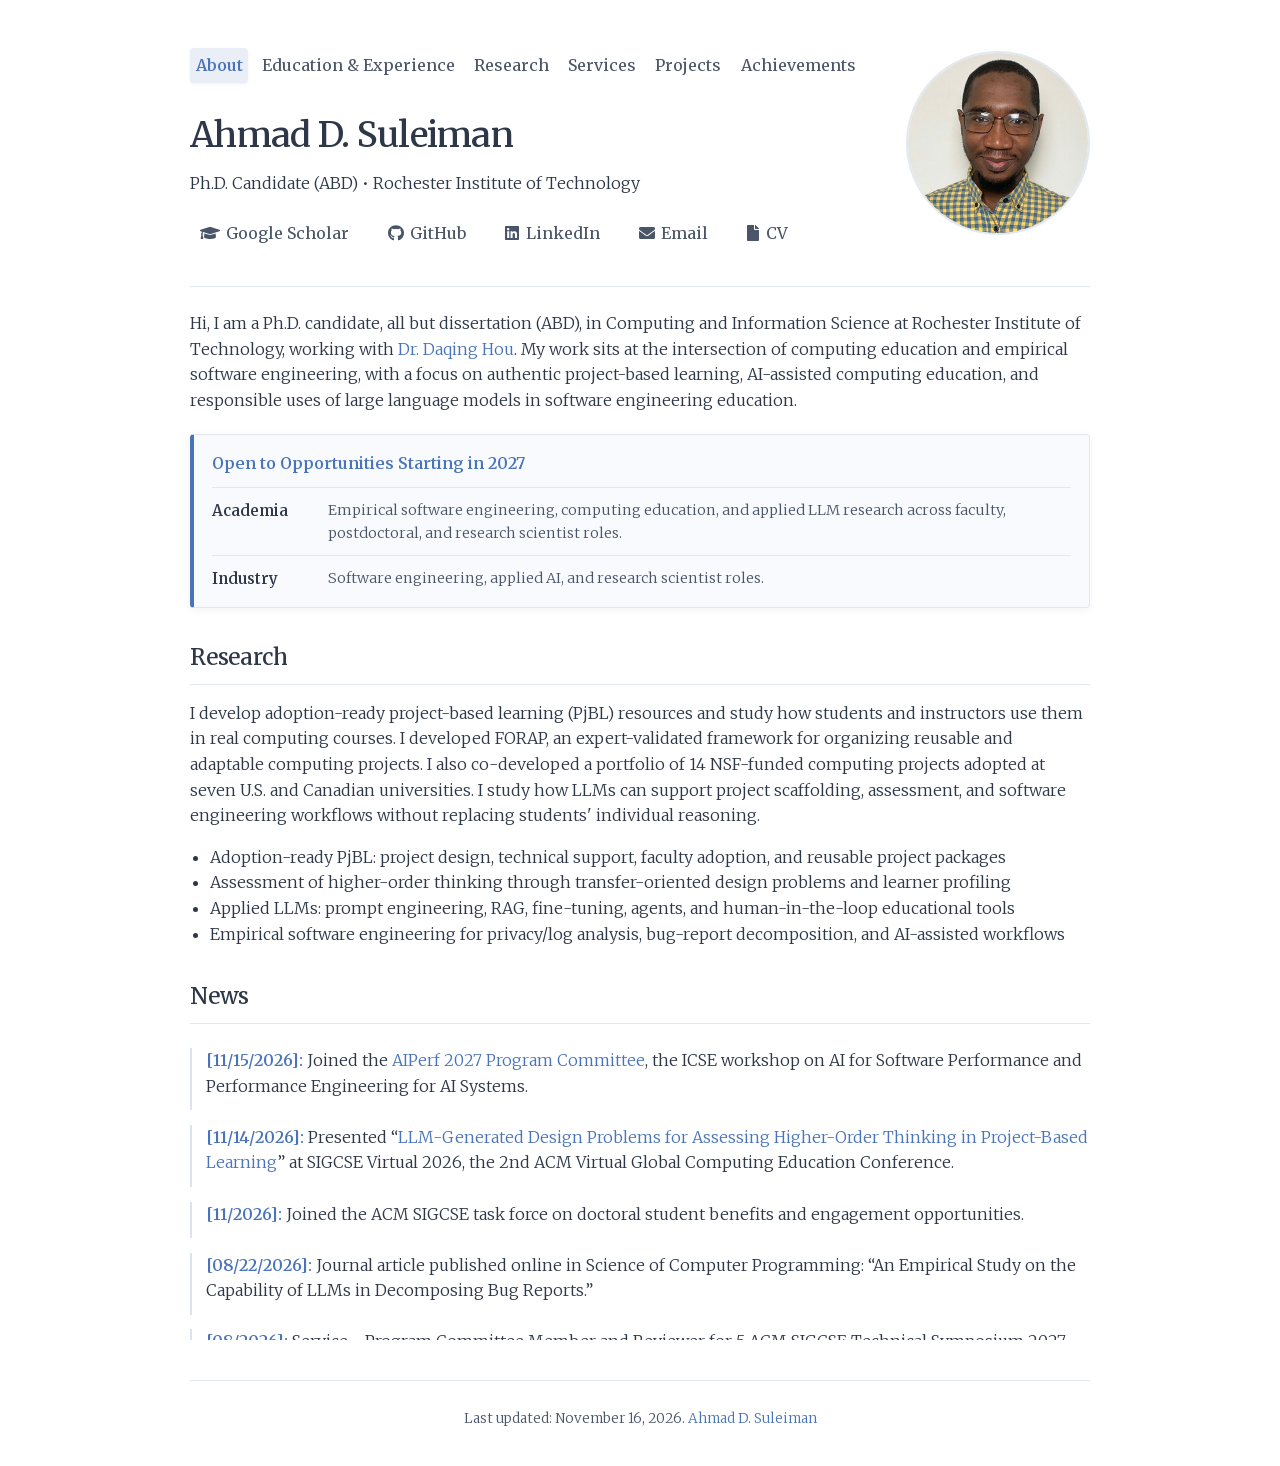
<file: index.html>
<!DOCTYPE html>
<html lang="en">

<head>
    <meta charset="UTF-8">
    <meta name="viewport" content="width=device-width, initial-scale=1.0">
    <title>Ahmad D. Suleiman | Computing Education &amp; Software Engineering Researcher</title>
    <meta name="description"
        content="Ahmad D. Suleiman is a Ph.D. candidate (ABD) at RIT researching computing education, empirical software engineering, project-based learning, and applied LLMs.">
    <meta name="keywords"
        content="Ahmad D. Suleiman, computing education researcher, empirical software engineering, project-based learning, applied LLMs, AI-assisted education, Rochester Institute of Technology, RIT">
    <meta name="author" content="Ahmad D. Suleiman">
    <meta name="robots" content="index, follow">
    <link rel="canonical" href="https://ahmadfantastic.github.io/">
    <link rel="icon" href="images/favicon-32.png" type="image/png" sizes="32x32">
    <link rel="apple-touch-icon" href="images/apple-touch-icon.png" sizes="180x180">
    <meta name="theme-color" content="#4a74b9">
    <link rel="manifest" href="site.webmanifest">
    <meta name="msapplication-navbutton-color" content="#4a74b9">
    <meta name="mobile-web-app-capable" content="yes">
    <meta name="apple-mobile-web-app-capable" content="yes">
    <meta name="apple-mobile-web-app-status-bar-style" content="default">
    <meta property="og:type" content="website">
    <meta property="og:site_name" content="Ahmad D. Suleiman">
    <meta property="og:title" content="Ahmad D. Suleiman | Computing Education &amp; Software Engineering Researcher">
    <meta property="og:description"
        content="Ph.D. candidate (ABD) at RIT researching computing education, empirical software engineering, project-based learning, and responsible applications of LLMs.">
    <meta property="og:url" content="https://ahmadfantastic.github.io/">
    <meta property="og:image" content="https://ahmadfantastic.github.io/images/og-card.png">
    <meta property="og:image:type" content="image/png">
    <meta property="og:image:width" content="1200">
    <meta property="og:image:height" content="630">
    <meta property="og:image:alt"
        content="Ahmad D. Suleiman, computing education and empirical software engineering researcher">
    <meta name="twitter:card" content="summary_large_image">
    <meta name="twitter:creator" content="@ahmadfantastic8">
    <meta name="twitter:title" content="Ahmad D. Suleiman | Computing Education &amp; Software Engineering Researcher">
    <meta name="twitter:description"
        content="Ph.D. candidate (ABD) at RIT researching computing education, empirical software engineering, project-based learning, and responsible applications of LLMs.">
    <meta name="twitter:image" content="https://ahmadfantastic.github.io/images/og-card.png">
    <meta name="twitter:image:alt"
        content="Ahmad D. Suleiman, computing education and empirical software engineering researcher">
    <script type="application/ld+json">
    {
        "@context": "https://schema.org",
        "@graph": [
            {
                "@type": "WebSite",
                "@id": "https://ahmadfantastic.github.io/#website",
                "url": "https://ahmadfantastic.github.io/",
                "name": "Ahmad D. Suleiman",
                "alternateName": [
                    "Ahmad Suleiman",
                    "Ahmad D Suleiman",
                    "AhmadFantastic"
                ]
            },
            {
                "@type": "ProfilePage",
                "@id": "https://ahmadfantastic.github.io/#profile",
                "url": "https://ahmadfantastic.github.io/",
                "mainEntity": {
                    "@type": "Person",
                    "@id": "https://ahmadfantastic.github.io/#person",
                    "name": "Ahmad D. Suleiman",
                    "alternateName": [
                        "Ahmad Suleiman",
                        "Ahmad D Suleiman",
                        "AhmadFantastic"
                    ],
                    "url": "https://ahmadfantastic.github.io/",
                    "image": "https://ahmadfantastic.github.io/images/profile.jpg",
                    "jobTitle": "Ph.D. Candidate (ABD) in Computing and Information Science",
                    "sameAs": [
                        "https://github.com/ahmadfantastic",
                        "https://www.linkedin.com/in/ahmad-d-suleiman/",
                        "https://scholar.google.com/citations?user=X2DXbvgAAAAJ"
                    ]
                }
            }
        ]
    }
    </script>
    <link rel="preload" href="assets/fonts/merriweather-latin.woff2" as="font" type="font/woff2" crossorigin>
    <link rel="stylesheet" href="styles.css?v=20260825-1">
</head>

<body id="top">
    <header>
        <div class="header-content">
            <!-- Mobile nav toggle -->
            <button class="nav-toggle" aria-controls="main-nav" aria-expanded="false" aria-label="Toggle navigation">
                <span class="hamburger" aria-hidden="true"></span>
            </button>

            <!-- Main navigation -->
            <nav id="main-nav" aria-label="Main navigation">
                <ul>
                    <li><a href="index.html">About</a></li>
                    <li><a href="education-experience.html">Education &amp; Experience</a></li>
                    <li><a href="research.html">Research</a></li>
                    <li><a href="services.html">Services</a></li>
                    <li><a href="projects.html">Projects</a></li>
                    <li><a href="achievements.html">Achievements</a></li>
                </ul>
            </nav>
            <h1>Ahmad D. Suleiman</h1>
            <p>Ph.D. Candidate (ABD) • Rochester Institute of Technology</p>
            <div class="social-links-header">
                <a href="https://scholar.google.com/citations?user=X2DXbvgAAAAJ&amp;hl=en" target="_blank"
                    rel="noopener noreferrer"><span class="social-icon icon-graduation-cap" aria-hidden="true"></span>Google Scholar</a>
                <a href="https://github.com/ahmadfantastic" target="_blank" rel="noopener noreferrer"><span
                        class="social-icon icon-github" aria-hidden="true"></span>GitHub</a>
                <a href="https://www.linkedin.com/in/ahmad-d-suleiman/" target="_blank" rel="noopener noreferrer"><span
                        class="social-icon icon-linkedin" aria-hidden="true"></span>LinkedIn</a>
                <a href="mailto:as4300@rit.edu"><span class="social-icon icon-envelope" aria-hidden="true"></span>Email</a>
                <a href="Ahmad_D_Suleiman_Academic_CV.pdf" download="Ahmad_D_Suleiman_Academic_CV.pdf"><span class="social-icon icon-file" aria-hidden="true"></span>CV</a>
            </div>
        </div>
        <div class="header-image">
            <picture>
                <source type="image/avif" srcset="images/profile-360.avif 360w, images/profile-480.avif 480w" sizes="180px">
                <source type="image/webp" srcset="images/profile-360.webp 360w, images/profile-480.webp 480w" sizes="180px">
                <img src="images/profile.jpg" alt="Ahmad D. Suleiman" width="180" height="180"
                    decoding="async" fetchpriority="high">
            </picture>
        </div>
    </header>

    <main>
        <section id="about">
            <p>Hi, I am a Ph.D. candidate, all but dissertation (ABD), in Computing and Information Science at Rochester Institute of Technology,
                working with <a href="https://www.rit.edu/directory/dqvse-daqing-hou" target="_blank"
                    rel="noopener noreferrer">Dr. Daqing Hou</a>. My work sits at the intersection of computing
                education and empirical software engineering, with a focus on authentic project-based learning,
                AI-assisted computing education, and responsible uses of large language models in software engineering
                education.</p>

            <aside class="availability-note" aria-labelledby="availability-title">
                <h2 id="availability-title" class="availability-title">Open to Opportunities Starting in 2027</h2>
                <div class="availability-options">
                    <div class="availability-option">
                        <h3>Academia</h3>
                        <p>Empirical software engineering, computing education, and applied LLM research across
                            faculty, postdoctoral, and research scientist roles.</p>
                    </div>
                    <div class="availability-option">
                        <h3>Industry</h3>
                        <p>Software engineering, applied AI, and research scientist roles.</p>
                    </div>
                </div>
            </aside>
        </section>

        <section id="research">
            <h2>Research</h2>
            <p>I develop adoption-ready project-based learning (PjBL) resources and study how students and instructors
                use them in real computing courses. I developed FORAP, an expert-validated framework for
                organizing reusable and adaptable computing projects. I also co-developed a portfolio of 14 NSF-funded
                computing projects adopted at seven U.S. and Canadian universities. I study how LLMs can support project scaffolding,
                assessment, and software engineering workflows without replacing students' individual reasoning.</p>
            <ul>
                <li>Adoption-ready PjBL: project design, technical support, faculty adoption, and reusable project packages</li>
                <li>Assessment of higher-order thinking through transfer-oriented design problems and learner profiling</li>
                <li>Applied LLMs: prompt engineering, RAG, fine-tuning, agents, and human-in-the-loop educational tools</li>
                <li>Empirical software engineering for privacy/log analysis, bug-report decomposition, and AI-assisted workflows</li>
            </ul>
        </section>

        <section id="news">
            <h2>News</h2>
            <div class="news-container">
                <ul class="news-list">
                    <li><strong>[11/15/2026]:</strong> Joined the <a href="https://conf.researchr.org/committee/aiperf-2027/aiperf-2027-papers-program-committee" target="_blank" rel="noopener noreferrer">AIPerf 2027 Program Committee</a>, the ICSE workshop on AI for Software Performance and Performance Engineering for AI Systems.</li>
                    <li><strong>[11/14/2026]:</strong> Presented “<a href="https://sigcsevirtual2026.acm.org/details/sigcse-virtual-2026-papers/15/LLM-Generated-Design-Problems-for-Assessing-Higher-Order-Thinking-in-Project-Based-Le" target="_blank" rel="noopener noreferrer">LLM-Generated Design Problems for Assessing Higher-Order Thinking in Project-Based Learning</a>” at SIGCSE Virtual 2026, the 2nd ACM Virtual Global Computing Education Conference.</li>
                    <li><strong>[11/2026]:</strong> Joined the ACM SIGCSE task force on doctoral student benefits and engagement opportunities.</li>
                    <li><strong>[08/22/2026]:</strong> Journal article published online in Science of Computer Programming: “An Empirical Study on the Capability of LLMs in Decomposing Bug Reports.”</li>
                    <li><strong>[08/2026]:</strong> Service - Program Committee Member and Reviewer for 5 ACM SIGCSE Technical Symposium 2027 papers.</li>
                    <li><strong>[07/10/2026]:</strong> Paper accepted - IEEE FIE 2026: “Adoption-Ready Project-Based Learning for Computing Education: The FORAP Framework and a Multi-Scale Project Portfolio.”</li>
                    <li><strong>[06/23/2026]:</strong> Paper accepted - ACM SIGCSE-V Global Computing Education Conference 2026: “LLM-Generated Design Problems for Assessing Higher-Order Thinking in Project-Based Learning.”</li>
                    <li><strong>[05/2026]:</strong> Service - Program Committee Member and Reviewer for 3 ACM SIGCSE-V Global Computing Education Conference 2026 papers.</li>
                    <li><strong>[04/2026]:</strong> Paper accepted - EASE 2026: “Do Privacy Policies Match with the Logs? An Empirical Study of Privacy Disclosure in Android Application Logs.”</li>
                    <li><strong>[04/2026]:</strong> Service - Peer Reviewer for 3 IEEE FIE 2026 papers.</li>
                    <li><strong>[09/2025]:</strong> Poster presentation - RIT Fram Signature Exhibition: Transforming the University Experience with AI.</li>
                    <li><strong>[08/2025]:</strong> Program Committee Member and Reviewer - reviewed 3 ACM SIGCSE Technical Symposium 2026 papers.</li>
                    <li><strong>[04/2025]:</strong> Journal article accepted - ACM TOCE 2025: “Systematic Literature Review on Project-Based
                        Learning in Computing Education.”</li>
                    <li><strong>[03/2025]:</strong> Published preprint - “An Empirical Study on the Capability of LLMs in Decomposing Bug
                        Reports” (arXiv).</li>
                    <li><strong>[03/2025]:</strong> Paper accepted - IEEE FIE 2025: “Factors Impacting Faculty Adoption of Project-Based
                        Learning in Computing Education: a Survey.”</li>
                    <li><strong>[02/2025]:</strong> Service - Peer Reviewer for 7 IEEE FIE 2025 papers.</li>
                    <li><strong>[11/2024]:</strong> Presented two papers at IEEE FIE 2023.</li>     
                    <li><strong>[08/2024]:</strong> Transferred to RIT to continue Ph.D.</li>
                    <li><strong>[05/2024]:</strong> Graduated M.S. in ECE (Software Engineering), Clarkson University (CGPA 4.0/4.0).</li>
                    <li><strong>[04/2024]:</strong> Two papers accepted at IEEE FIE 2024 </li>
                    <li><strong>[02/2024]:</strong> Service - Peer Reviewer for 3 IEEE FIE 2024 papers.</li> 
                    <li><strong>[10/2023]:</strong> Presented two papers at IEEE FIE 2023.</li>  
                    <li><strong>[08/2023]:</strong> Best Presentation Award - Clarkson University Research and Project Showcase (RAPS). </li>
                    <li><strong>[08/2023]:</strong> Poster and Paper Presentation - Clarkson University Research and Project Showcase (RAPS). </li>
                    <li><strong>[03/2023]:</strong> Two papers accepted at IEEE FIE 2023 </li>
                    <li><strong>[01/2022]:</strong> Awarded Graduate Research Assistantship (GRA, 2022–2026).</li>
                    <li><strong>[01/2022]:</strong> Began M.S. &amp; Ph.D. in ECE (Software Engineering) at Clarkson University.</li>
                    <li><strong>[12/2021]:</strong> Completed role - Software Engineer, Legalfit LLC.</li>
                    <li><strong>[04/2021]:</strong> Joined Legalfit LLC as Software Engineer (Remote).</li>
                    <li><strong>[10/2020]:</strong> Michael Taiwo Scholarship (MT Scholarship) awarded.</li>
                    <li><strong>[06/2020]:</strong> Joined TTF Ltd. as Software Engineer;</li>
                    <li><strong>[11/2019]:</strong> Graduated B.Tech. (First Class Honors) - FUT Minna.</li>
                    <li><strong>[07/2018]:</strong> Began Internship - DiceBox Innovation Hub, Kano, Nigeria.</li>
                    <li><strong>[04/2018]:</strong> Began IT Internship - IHS Towers, Kano State, Nigeria.</li>
                    <li><strong>[10/2014]:</strong> Began B.Tech. at FUT Minna; awarded Shell SPDC Scholarship (2014–2019).</li>
                    <li><strong>[01/2014]:</strong> LearnAfrica NECO Excellence Award - Ranked 2nd in Jigawa State on NECO. </li>
                    <li><strong>[01/2008]:</strong> National Mathematics Competition - Selected as a National Level Finalist (Nigeria).</li>
                </ul>
            </div>
        </section>

    </main>

    <footer>
        <p>Last updated: November 16, 2026. <a href="https://ahmadfantastic.github.io">Ahmad D. Suleiman</a></p>
    </footer>

    <div id="imageModal" class="modal">
        <button class="modal-close" type="button" onclick="closeModal()" aria-label="Close image preview">&times;</button>
        <img class="modal-content" id="modalImage" alt="">
    </div>
    <script src="scripts.js" defer></script>
    <script data-goatcounter="https://ahmadfantastic.goatcounter.com/count"
        async src="//gc.zgo.at/count.js"></script>
</body>

</html>
</file>
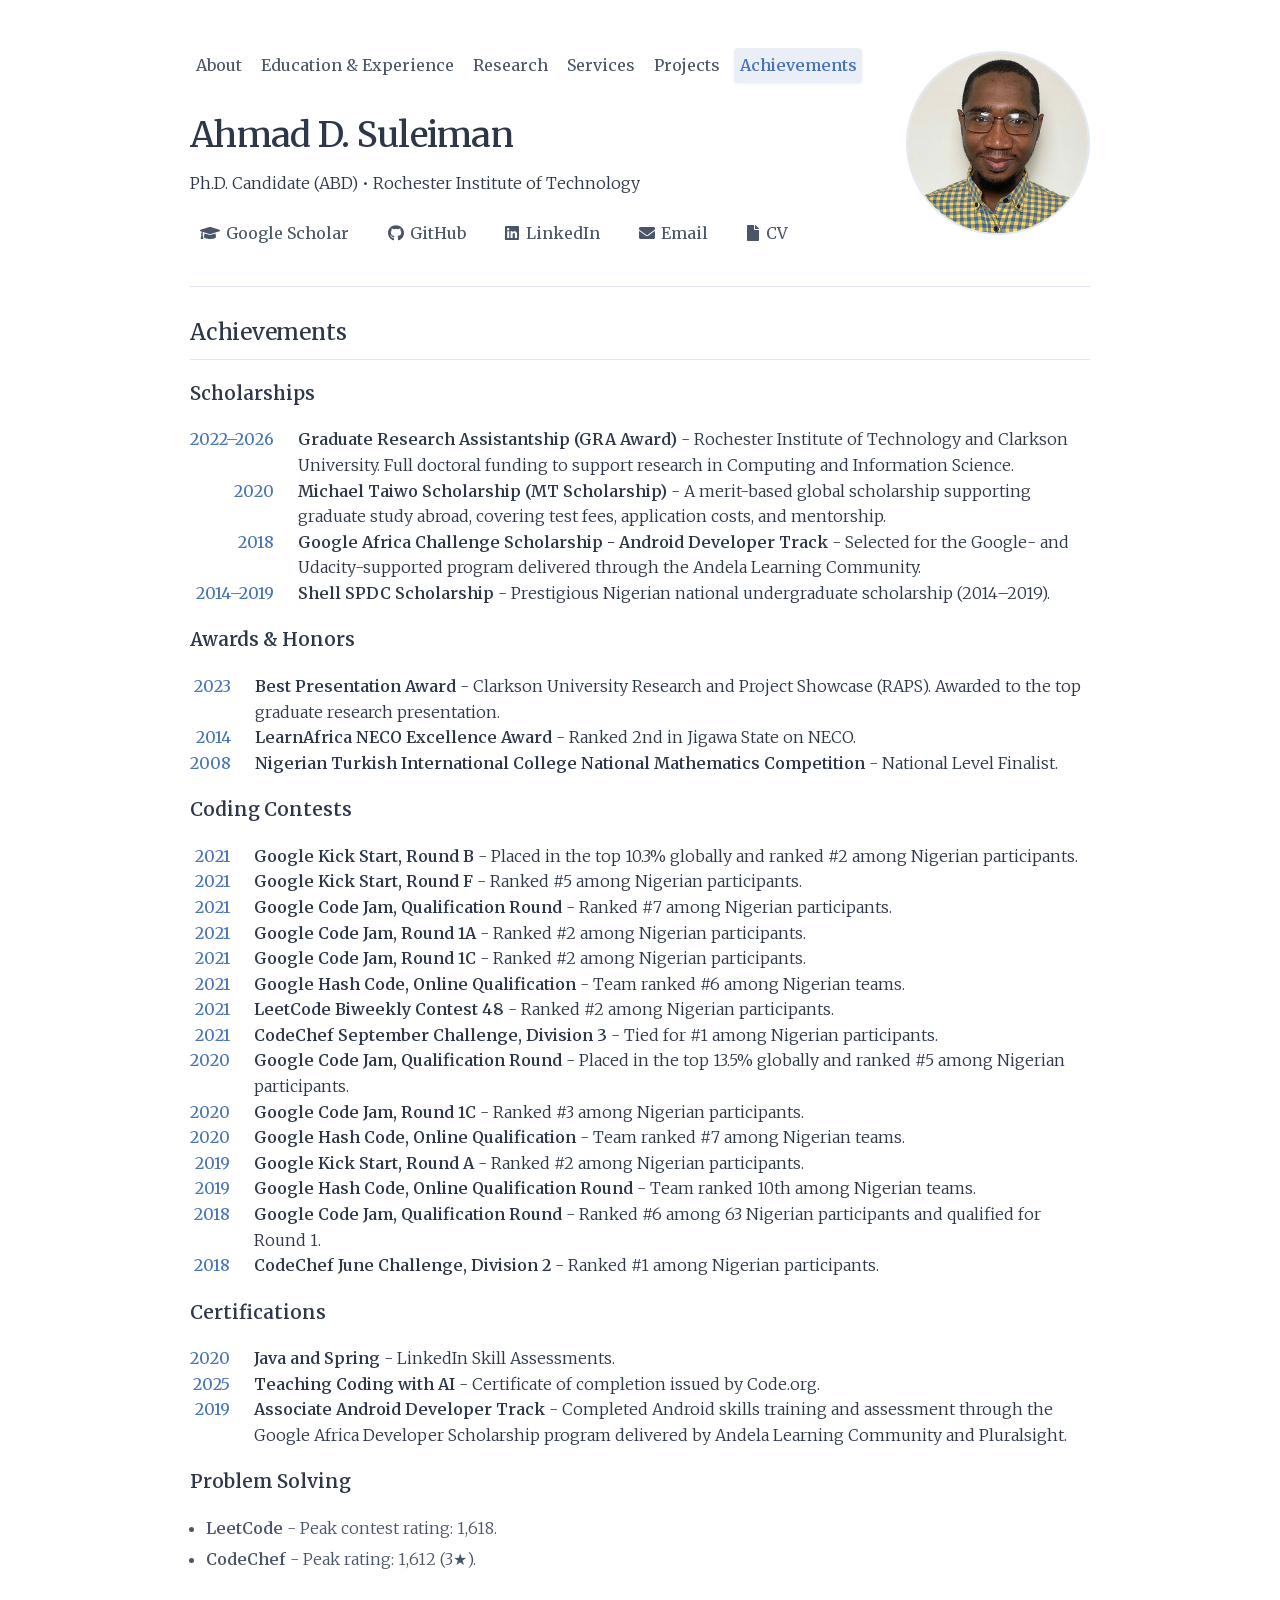
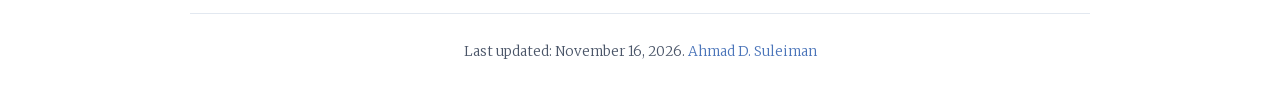
<file: achievements.html>
<!DOCTYPE html>
<html lang="en">

<head>
    <meta charset="UTF-8">
    <meta name="viewport" content="width=device-width, initial-scale=1.0">
    <title>Awards &amp; Achievements | Ahmad D. Suleiman</title>
    <meta name="description" content="View awards, scholarships, honors, certifications, coding achievements, and selected academic accomplishments earned by Ahmad D. Suleiman.">
    <meta name="keywords"
        content="Ahmad D. Suleiman awards, scholarships, academic honors, certifications, coding contests, achievements, Rochester Institute of Technology">
    <meta name="author" content="Ahmad D. Suleiman">
    <meta name="robots" content="index, follow">
    <link rel="canonical" href="https://ahmadfantastic.github.io/achievements.html">
    <link rel="icon" href="images/favicon-32.png" type="image/png" sizes="32x32">
    <link rel="apple-touch-icon" href="images/apple-touch-icon.png" sizes="180x180">
    <meta name="theme-color" content="#4a74b9">
    <link rel="manifest" href="site.webmanifest">
    <meta name="msapplication-navbutton-color" content="#4a74b9">
    <meta name="mobile-web-app-capable" content="yes">
    <meta name="apple-mobile-web-app-capable" content="yes">
    <meta name="apple-mobile-web-app-status-bar-style" content="default">
    <meta property="og:type" content="website">
    <meta property="og:site_name" content="Ahmad D. Suleiman">
    <meta property="og:title" content="Awards &amp; Achievements | Ahmad D. Suleiman">
    <meta property="og:description" content="Awards, scholarships, honors, certifications, coding achievements, and selected academic accomplishments.">
    <meta property="og:url" content="https://ahmadfantastic.github.io/achievements.html">
    <meta property="og:image" content="https://ahmadfantastic.github.io/images/og-card.png">
    <meta property="og:image:type" content="image/png">
    <meta property="og:image:width" content="1200">
    <meta property="og:image:height" content="630">
    <meta property="og:image:alt" content="Ahmad D. Suleiman, computing education and empirical software engineering researcher">
    <meta name="twitter:card" content="summary_large_image">
    <meta name="twitter:creator" content="@ahmadfantastic8">
    <meta name="twitter:title" content="Awards &amp; Achievements | Ahmad D. Suleiman">
    <meta name="twitter:description" content="Awards, scholarships, honors, certifications, coding achievements, and selected academic accomplishments.">
    <meta name="twitter:image" content="https://ahmadfantastic.github.io/images/og-card.png">
    <meta name="twitter:image:alt" content="Ahmad D. Suleiman, computing education and empirical software engineering researcher">
    <link rel="preload" href="assets/fonts/merriweather-latin.woff2" as="font" type="font/woff2" crossorigin>
    <link rel="stylesheet" href="styles.css?v=20260825-1">
</head>

<body>
    <header>
        <div class="header-content">
            <button class="nav-toggle" aria-controls="main-nav" aria-expanded="false" aria-label="Toggle navigation">
                <span class="hamburger" aria-hidden="true"></span>
            </button>
            <nav id="main-nav" aria-label="Main navigation">
                <ul>
                    <li><a href="index.html">About</a></li>
                    <li><a href="education-experience.html">Education &amp; Experience</a></li>
                    <li><a href="research.html">Research</a></li>
                    <li><a href="services.html">Services</a></li>
                    <li><a href="projects.html">Projects</a></li>
                    <li><a href="achievements.html">Achievements</a></li>
                </ul>
            </nav>
            <h1>Ahmad D. Suleiman</h1>
            <p>Ph.D. Candidate (ABD) • Rochester Institute of Technology</p>
            <div class="social-links-header">
                <a href="https://scholar.google.com/citations?user=X2DXbvgAAAAJ&amp;hl=en" target="_blank"
                    rel="noopener noreferrer"><span class="social-icon icon-graduation-cap" aria-hidden="true"></span>Google Scholar</a>
                <a href="https://github.com/ahmadfantastic" target="_blank" rel="noopener noreferrer"><span
                        class="social-icon icon-github" aria-hidden="true"></span>GitHub</a>
                <a href="https://www.linkedin.com/in/ahmad-d-suleiman/" target="_blank" rel="noopener noreferrer"><span
                        class="social-icon icon-linkedin" aria-hidden="true"></span>LinkedIn</a>
                <a href="mailto:as4300@rit.edu"><span class="social-icon icon-envelope" aria-hidden="true"></span>Email</a>
                <a href="Ahmad_D_Suleiman_Academic_CV.pdf" download="Ahmad_D_Suleiman_Academic_CV.pdf"><span class="social-icon icon-file" aria-hidden="true"></span>CV</a>
            </div>
        </div>
        <div class="header-image">
            <picture>
                <source type="image/avif" srcset="images/profile-360.avif 360w, images/profile-480.avif 480w" sizes="180px">
                <source type="image/webp" srcset="images/profile-360.webp 360w, images/profile-480.webp 480w" sizes="180px">
                <img src="images/profile.jpg" alt="Ahmad D. Suleiman" width="180" height="180"
                    decoding="async" fetchpriority="high">
            </picture>
        </div>
    </header>
    <main>
        <section id="achievements">
            <h2>Achievements</h2>


            <div class="achievement-category">
                <h3>Scholarships</h3>
                <div class="entries-list">
                    <div class="entry-item">
                        <span class="entry-date">2022–2026</span>
                        <div class="entry-desc"><b>Graduate Research Assistantship (GRA Award)</b> - Rochester
                            Institute of Technology and Clarkson University. Full doctoral funding to support research in
                            Computing and Information Science.</div>
                    </div>
                    <div class="entry-item">
                        <span class="entry-date">2020</span>
                        <div class="entry-desc"><b>Michael Taiwo Scholarship (MT Scholarship)</b> - A
                            merit-based global scholarship supporting graduate study abroad, covering test fees,
                            application costs, and mentorship.</div>
                    </div>
                    <div class="entry-item">
                        <span class="entry-date">2018</span>
                        <div class="entry-desc"><b>Google Africa Challenge Scholarship - Android Developer Track</b> -
                            Selected for the Google- and Udacity-supported program delivered through the Andela Learning
                            Community.</div>
                    </div>
                    <div class="entry-item">
                        <span class="entry-date">2014–2019</span>
                        <div class="entry-desc"><b>Shell SPDC Scholarship</b> - Prestigious Nigerian national
                            undergraduate scholarship (2014–2019).</div>
                    </div>
                </div>
            </div>

            <div class="achievement-category">
                <h3>Awards &amp; Honors</h3>
                <div class="entries-list">
                    <div class="entry-item">
                        <span class="entry-date">2023</span>
                        <div class="entry-desc"><b>Best Presentation Award</b> - Clarkson University Research
                            and Project Showcase (RAPS). Awarded to the top graduate research presentation.</div>
                    </div>
                    <div class="entry-item">
                        <span class="entry-date">2014</span>
                        <div class="entry-desc"><b>LearnAfrica NECO Excellence Award</b> - Ranked 2nd in
                            Jigawa State on NECO.</div>
                    </div>
                    <div class="entry-item">
                        <span class="entry-date">2008</span>
                        <div class="entry-desc"><b>Nigerian Turkish International College National Mathematics Competition</b> - National Level Finalist.</div>
                    </div>
                </div>
            </div>

            <div class="achievement-category">
                <h3>Coding Contests</h3>
                <div class="entries-list">
                    <div class="entry-item">
                        <span class="entry-date">2021</span>
                        <div class="entry-desc"><b>Google Kick Start, Round B</b> - Placed in the top 10.3% globally and ranked #2 among Nigerian participants.</div>
                    </div>
                    <div class="entry-item">
                        <span class="entry-date">2021</span>
                        <div class="entry-desc"><b>Google Kick Start, Round F</b> - Ranked #5 among Nigerian participants.</div>
                    </div>
                    <div class="entry-item">
                        <span class="entry-date">2021</span>
                        <div class="entry-desc"><b>Google Code Jam, Qualification Round</b> - Ranked #7 among Nigerian participants.</div>
                    </div>
                    <div class="entry-item">
                        <span class="entry-date">2021</span>
                        <div class="entry-desc"><b>Google Code Jam, Round 1A</b> - Ranked #2 among Nigerian participants.</div>
                    </div>
                    <div class="entry-item">
                        <span class="entry-date">2021</span>
                        <div class="entry-desc"><b>Google Code Jam, Round 1C</b> - Ranked #2 among Nigerian participants.</div>
                    </div>
                    <div class="entry-item">
                        <span class="entry-date">2021</span>
                        <div class="entry-desc"><b>Google Hash Code, Online Qualification</b> - Team ranked #6 among Nigerian teams.</div>
                    </div>
                    <div class="entry-item">
                        <span class="entry-date">2021</span>
                        <div class="entry-desc"><b>LeetCode Biweekly Contest 48</b> - Ranked #2 among Nigerian participants.</div>
                    </div>
                    <div class="entry-item">
                        <span class="entry-date">2021</span>
                        <div class="entry-desc"><b>CodeChef September Challenge, Division 3</b> - Tied for #1 among Nigerian participants.</div>
                    </div>
                    <div class="entry-item">
                        <span class="entry-date">2020</span>
                        <div class="entry-desc"><b>Google Code Jam, Qualification Round</b> - Placed in the top 13.5% globally and ranked #5 among Nigerian participants.</div>
                    </div>
                    <div class="entry-item">
                        <span class="entry-date">2020</span>
                        <div class="entry-desc"><b>Google Code Jam, Round 1C</b> - Ranked #3 among Nigerian participants.</div>
                    </div>
                    <div class="entry-item">
                        <span class="entry-date">2020</span>
                        <div class="entry-desc"><b>Google Hash Code, Online Qualification</b> - Team ranked #7 among Nigerian teams.</div>
                    </div>
                    <div class="entry-item">
                        <span class="entry-date">2019</span>
                        <div class="entry-desc"><b>Google Kick Start, Round A</b> - Ranked #2 among Nigerian participants.</div>
                    </div>
                    <div class="entry-item">
                        <span class="entry-date">2019</span>
                        <div class="entry-desc"><b>Google Hash Code, Online Qualification Round</b> - Team ranked 10th among Nigerian teams.</div>
                    </div>
                    <div class="entry-item">
                        <span class="entry-date">2018</span>
                        <div class="entry-desc"><b>Google Code Jam, Qualification Round</b> - Ranked #6 among 63 Nigerian participants and qualified for Round 1.</div>
                    </div>
                    <div class="entry-item">
                        <span class="entry-date">2018</span>
                        <div class="entry-desc"><b>CodeChef June Challenge, Division 2</b> - Ranked #1 among Nigerian participants.</div>
                    </div>
                </div>
            </div>

            <div class="achievement-category">
                <h3>Certifications</h3>
                <div class="entries-list">
                    <div class="entry-item">
                        <span class="entry-date">2020</span>
                        <div class="entry-desc"><b>Java and Spring</b> - LinkedIn Skill Assessments.</div>
                    </div>
                    <div class="entry-item">
                        <span class="entry-date">2025</span>
                        <div class="entry-desc"><b>Teaching Coding with AI</b> - Certificate of completion issued by
                            Code.org.</div>
                    </div>
                    <div class="entry-item">
                        <span class="entry-date">2019</span>
                        <div class="entry-desc"><b>Associate Android Developer Track</b> - Completed Android skills
                            training and assessment through the Google Africa Developer Scholarship program delivered by
                            Andela Learning Community and Pluralsight.</div>
                    </div>
                </div>
            </div>

            <div class="achievement-category">
                <h3>Problem Solving</h3>
                <ul class="compact-list">
                    <li><b>LeetCode</b> - Peak contest rating: 1,618.</li>
                    <li><b>CodeChef</b> - Peak rating: 1,612 (3★).</li>
                </ul>
            </div>
        </section>
    </main>

    <footer>
        <p>Last updated: November 16, 2026. <a href="https://ahmadfantastic.github.io">Ahmad D. Suleiman</a></p>
    </footer>
    <div id="imageModal" class="modal">
        <button class="modal-close" type="button" onclick="closeModal()" aria-label="Close image preview">&times;</button>
        <img class="modal-content" id="modalImage" alt="">
    </div>
    <script src="scripts.js" defer></script>
    <script data-goatcounter="https://ahmadfantastic.goatcounter.com/count"
        async src="//gc.zgo.at/count.js"></script>
</body>

</html>
</file>
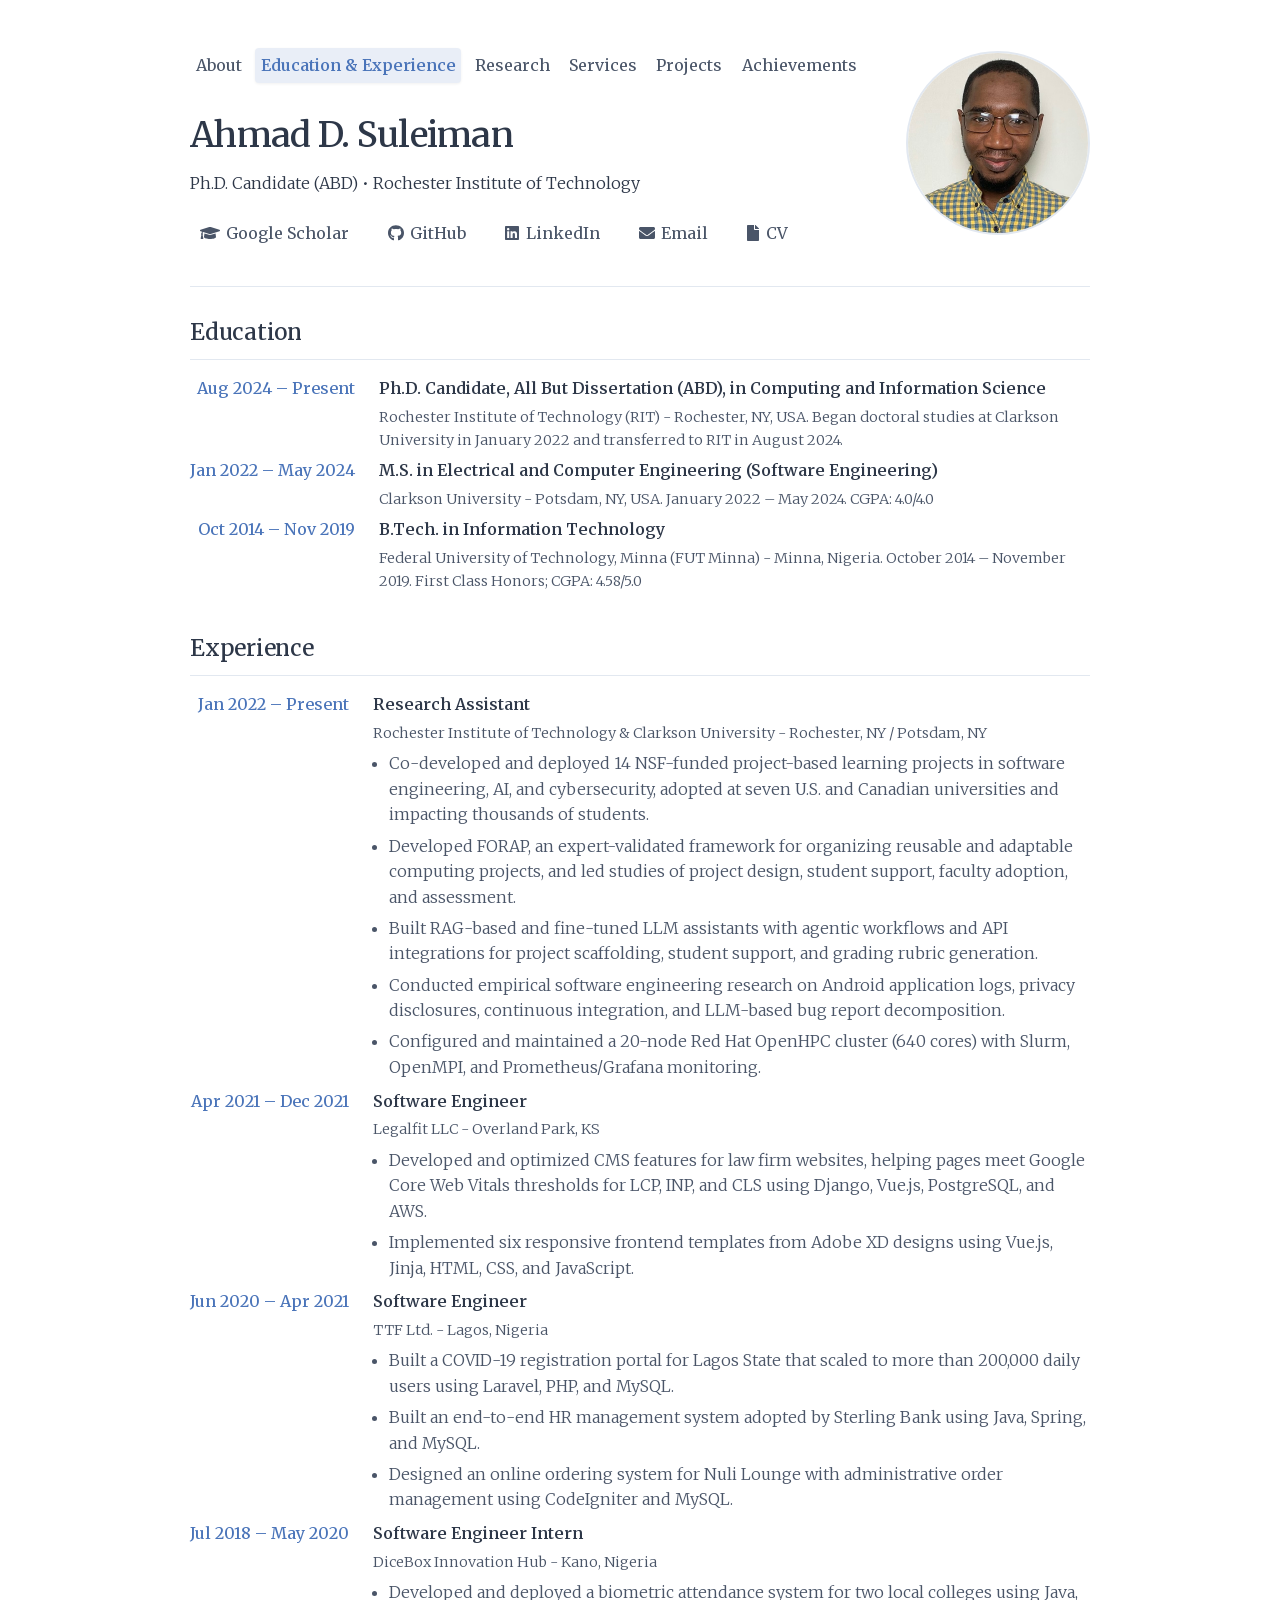
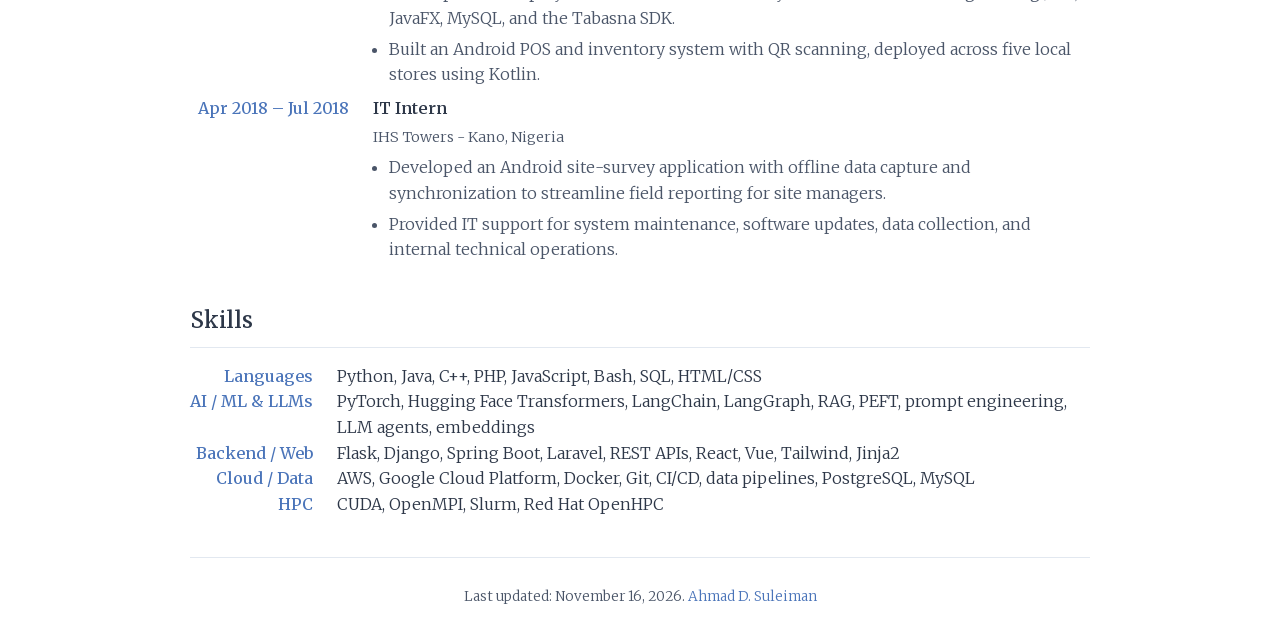
<file: education-experience.html>
<!DOCTYPE html>
<html lang="en">

<head>
    <meta charset="UTF-8">
    <meta name="viewport" content="width=device-width, initial-scale=1.0">
    <title>Education &amp; Experience | Ahmad D. Suleiman</title>
    <meta name="description"
        content="Education, professional experience, and technical skills of Ahmad D. Suleiman, a computing education and software engineering researcher.">
    <meta name="keywords"
        content="Ahmad D. Suleiman education, professional experience, technical skills, Rochester Institute of Technology, Clarkson University, software engineer">
    <meta name="author" content="Ahmad D. Suleiman">
    <meta name="robots" content="index, follow">
    <link rel="canonical" href="https://ahmadfantastic.github.io/education-experience.html">
    <link rel="icon" href="images/favicon-32.png" type="image/png" sizes="32x32">
    <link rel="apple-touch-icon" href="images/apple-touch-icon.png" sizes="180x180">
    <meta name="theme-color" content="#4a74b9">
    <link rel="manifest" href="site.webmanifest">
    <meta name="msapplication-navbutton-color" content="#4a74b9">
    <meta name="mobile-web-app-capable" content="yes">
    <meta name="apple-mobile-web-app-capable" content="yes">
    <meta name="apple-mobile-web-app-status-bar-style" content="default">
    <meta property="og:type" content="website">
    <meta property="og:site_name" content="Ahmad D. Suleiman">
    <meta property="og:title" content="Education &amp; Experience | Ahmad D. Suleiman">
    <meta property="og:description"
        content="Academic background, professional experience, and technical skills in computing education, software engineering, and applied AI.">
    <meta property="og:url" content="https://ahmadfantastic.github.io/education-experience.html">
    <meta property="og:image" content="https://ahmadfantastic.github.io/images/og-card.png">
    <meta property="og:image:type" content="image/png">
    <meta property="og:image:width" content="1200">
    <meta property="og:image:height" content="630">
    <meta property="og:image:alt"
        content="Ahmad D. Suleiman, computing education and empirical software engineering researcher">
    <meta name="twitter:card" content="summary_large_image">
    <meta name="twitter:creator" content="@ahmadfantastic8">
    <meta name="twitter:title" content="Education &amp; Experience | Ahmad D. Suleiman">
    <meta name="twitter:description"
        content="Academic background, professional experience, and technical skills in computing education, software engineering, and applied AI.">
    <meta name="twitter:image" content="https://ahmadfantastic.github.io/images/og-card.png">
    <meta name="twitter:image:alt"
        content="Ahmad D. Suleiman, computing education and empirical software engineering researcher">
    <link rel="preload" href="assets/fonts/merriweather-latin.woff2" as="font" type="font/woff2" crossorigin>
    <link rel="stylesheet" href="styles.css?v=20260825-1">
</head>

<body>
    <header>
        <div class="header-content">
            <button class="nav-toggle" aria-controls="main-nav" aria-expanded="false" aria-label="Toggle navigation">
                <span class="hamburger" aria-hidden="true"></span>
            </button>
            <nav id="main-nav" aria-label="Main navigation">
                <ul>
                    <li><a href="index.html">About</a></li>
                    <li><a href="education-experience.html">Education &amp; Experience</a></li>
                    <li><a href="research.html">Research</a></li>
                    <li><a href="services.html">Services</a></li>
                    <li><a href="projects.html">Projects</a></li>
                    <li><a href="achievements.html">Achievements</a></li>
                </ul>
            </nav>
            <h1>Ahmad D. Suleiman</h1>
            <p>Ph.D. Candidate (ABD) • Rochester Institute of Technology</p>
            <div class="social-links-header">
                <a href="https://scholar.google.com/citations?user=X2DXbvgAAAAJ&amp;hl=en" target="_blank"
                    rel="noopener noreferrer"><span class="social-icon icon-graduation-cap" aria-hidden="true"></span>Google Scholar</a>
                <a href="https://github.com/ahmadfantastic" target="_blank" rel="noopener noreferrer"><span
                        class="social-icon icon-github" aria-hidden="true"></span>GitHub</a>
                <a href="https://www.linkedin.com/in/ahmad-d-suleiman/" target="_blank" rel="noopener noreferrer"><span
                        class="social-icon icon-linkedin" aria-hidden="true"></span>LinkedIn</a>
                <a href="mailto:as4300@rit.edu"><span class="social-icon icon-envelope" aria-hidden="true"></span>Email</a>
                <a href="Ahmad_D_Suleiman_Academic_CV.pdf" download="Ahmad_D_Suleiman_Academic_CV.pdf"><span class="social-icon icon-file" aria-hidden="true"></span>CV</a>
            </div>
        </div>
        <div class="header-image">
            <picture>
                <source type="image/avif" srcset="images/profile-360.avif 360w, images/profile-480.avif 480w" sizes="180px">
                <source type="image/webp" srcset="images/profile-360.webp 360w, images/profile-480.webp 480w" sizes="180px">
                <img src="images/profile.jpg" alt="Ahmad D. Suleiman" width="180" height="180"
                    decoding="async" fetchpriority="high">
            </picture>
        </div>
    </header>

    <main>
        <section id="education">
            <h2>Education</h2>
            <div class="entries-list">
                <div class="entry-item">
                    <span class="entry-date">Aug 2024 – Present</span>
                    <div class="entry-desc">
                        <div class="primary-role">Ph.D. Candidate, All But Dissertation (ABD), in Computing and Information Science</div>
                        <div class="role-meta">Rochester Institute of Technology (RIT) - Rochester, NY, USA.
                            Began doctoral studies at Clarkson University in January 2022 and transferred to RIT in August 2024.</div>
                    </div>
                </div>
                <div class="entry-item">
                    <span class="entry-date">Jan 2022 – May 2024</span>
                    <div class="entry-desc">
                        <div class="primary-role">M.S. in Electrical and Computer Engineering (Software Engineering)
                        </div>
                        <div class="role-meta">Clarkson University - Potsdam, NY, USA. January 2022 – May 2024. CGPA:
                            4.0/4.0</div>
                    </div>
                </div>
                <div class="entry-item">
                    <span class="entry-date">Oct 2014 – Nov 2019</span>
                    <div class="entry-desc">
                        <div class="primary-role">B.Tech. in Information Technology</div>
                        <div class="role-meta">Federal University of Technology, Minna (FUT Minna) - Minna, Nigeria.
                            October 2014 – November 2019. First Class Honors; CGPA: 4.58/5.0</div>
                    </div>
                </div>
            </div>
        </section>

        <section id="experience">
            <h2>Experience</h2>
            <div class="entries-list">
                <div class="entry-item">
                    <span class="entry-date">Jan 2022 – Present</span>
                    <div class="entry-desc">
                        <div class="primary-role">Research Assistant</div>
                        <div class="role-meta">Rochester Institute of Technology &amp; Clarkson University - Rochester,
                            NY / Potsdam, NY</div>
                        <ul class="compact-list">
                            <li>Co-developed and deployed 14 NSF-funded project-based learning projects in software
                                engineering, AI, and cybersecurity, adopted at seven U.S. and Canadian universities
                                and impacting thousands of students.</li>
                            <li>Developed FORAP, an expert-validated framework for organizing reusable and adaptable
                                computing projects, and led studies of project design, student support, faculty
                                adoption, and assessment.</li>
                            <li>Built RAG-based and fine-tuned LLM assistants with agentic workflows and API
                                integrations for project scaffolding, student support, and grading rubric generation.</li>
                            <li>Conducted empirical software engineering research on Android application logs,
                                privacy disclosures, continuous integration, and LLM-based bug report decomposition.</li>
                            <li>Configured and maintained a 20-node Red Hat OpenHPC cluster (640 cores) with Slurm,
                                OpenMPI, and Prometheus/Grafana monitoring.</li>
                        </ul>
                    </div>
                </div>
                <div class="entry-item">
                    <span class="entry-date">Apr 2021 – Dec 2021</span>
                    <div class="entry-desc">
                        <div class="primary-role">Software Engineer</div>
                        <div class="role-meta">Legalfit LLC - Overland Park, KS</div>
                        <ul class="compact-list">
                            <li>Developed and optimized CMS features for law firm websites, helping pages meet Google
                                Core Web Vitals thresholds for LCP, INP, and CLS using Django, Vue.js, PostgreSQL, and AWS.</li>
                            <li>Implemented six responsive frontend templates from Adobe XD designs using Vue.js,
                                Jinja, HTML, CSS, and JavaScript.</li>
                        </ul>
                    </div>
                </div>
                <div class="entry-item">
                    <span class="entry-date">Jun 2020 – Apr 2021</span>
                    <div class="entry-desc">
                        <div class="primary-role">Software Engineer</div>
                        <div class="role-meta">TTF Ltd. - Lagos, Nigeria</div>
                        <ul class="compact-list">
                            <li>Built a COVID-19 registration portal for Lagos State that scaled to more than 200,000
                                daily users using Laravel, PHP, and MySQL.</li>
                            <li>Built an end-to-end HR management system adopted by Sterling Bank using Java, Spring,
                                and MySQL.</li>
                            <li>Designed an online ordering system for Nuli Lounge with administrative order management
                                using CodeIgniter and MySQL.</li>
                        </ul>
                    </div>
                </div>
                <div class="entry-item">
                    <span class="entry-date">Jul 2018 – May 2020</span>
                    <div class="entry-desc">
                        <div class="primary-role">Software Engineer Intern</div>
                        <div class="role-meta">DiceBox Innovation Hub - Kano, Nigeria</div>
                        <ul class="compact-list">
                            <li>Developed and deployed a biometric attendance system for two local colleges using Java,
                                JavaFX, MySQL, and the Tabasna SDK.</li>
                            <li>Built an Android POS and inventory system with QR scanning, deployed across five local
                                stores using Kotlin.</li>
                        </ul>
                    </div>
                </div>
                <div class="entry-item">
                    <span class="entry-date">Apr 2018 – Jul 2018</span>
                    <div class="entry-desc">
                        <div class="primary-role">IT Intern</div>
                        <div class="role-meta">IHS Towers - Kano, Nigeria</div>
                        <ul class="compact-list">
                            <li>Developed an Android site-survey application with offline data capture and synchronization
                                to streamline field reporting for site managers.</li>
                            <li>Provided IT support for system maintenance, software updates, data collection, and
                                internal technical operations.</li>
                        </ul>
                    </div>
                </div>
            </div>
        </section>

        <section id="skills">
            <h2>Skills</h2>
            <div class="entries-list">
                <div class="entry-item">
                    <span class="entry-date">Languages</span>
                    <div class="entry-desc">Python, Java, C++, PHP, JavaScript, Bash, SQL, HTML/CSS</div>
                </div>
                <div class="entry-item">
                    <span class="entry-date">AI / ML &amp; LLMs</span>
                    <div class="entry-desc">PyTorch, Hugging Face Transformers, LangChain, LangGraph, RAG, PEFT, prompt
                        engineering, LLM agents, embeddings</div>
                </div>
                <div class="entry-item">
                    <span class="entry-date">Backend / Web</span>
                    <div class="entry-desc">Flask, Django, Spring Boot, Laravel, REST APIs, React, Vue, Tailwind, Jinja2</div>
                </div>
                <div class="entry-item">
                    <span class="entry-date">Cloud / Data</span>
                    <div class="entry-desc">AWS, Google Cloud Platform, Docker, Git, CI/CD, data pipelines, PostgreSQL, MySQL</div>
                </div>
                <div class="entry-item">
                    <span class="entry-date">HPC</span>
                    <div class="entry-desc">CUDA, OpenMPI, Slurm, Red Hat OpenHPC</div>
                </div>
            </div>
        </section>
    </main>

    <footer>
        <p>Last updated: November 16, 2026. <a href="https://ahmadfantastic.github.io">Ahmad D. Suleiman</a></p>
    </footer>

    <div id="imageModal" class="modal">
        <button class="modal-close" type="button" onclick="closeModal()" aria-label="Close image preview">&times;</button>
        <img class="modal-content" id="modalImage" alt="">
    </div>
    <script src="scripts.js" defer></script>
    <script data-goatcounter="https://ahmadfantastic.goatcounter.com/count"
        async src="//gc.zgo.at/count.js"></script>
</body>

</html>
</file>
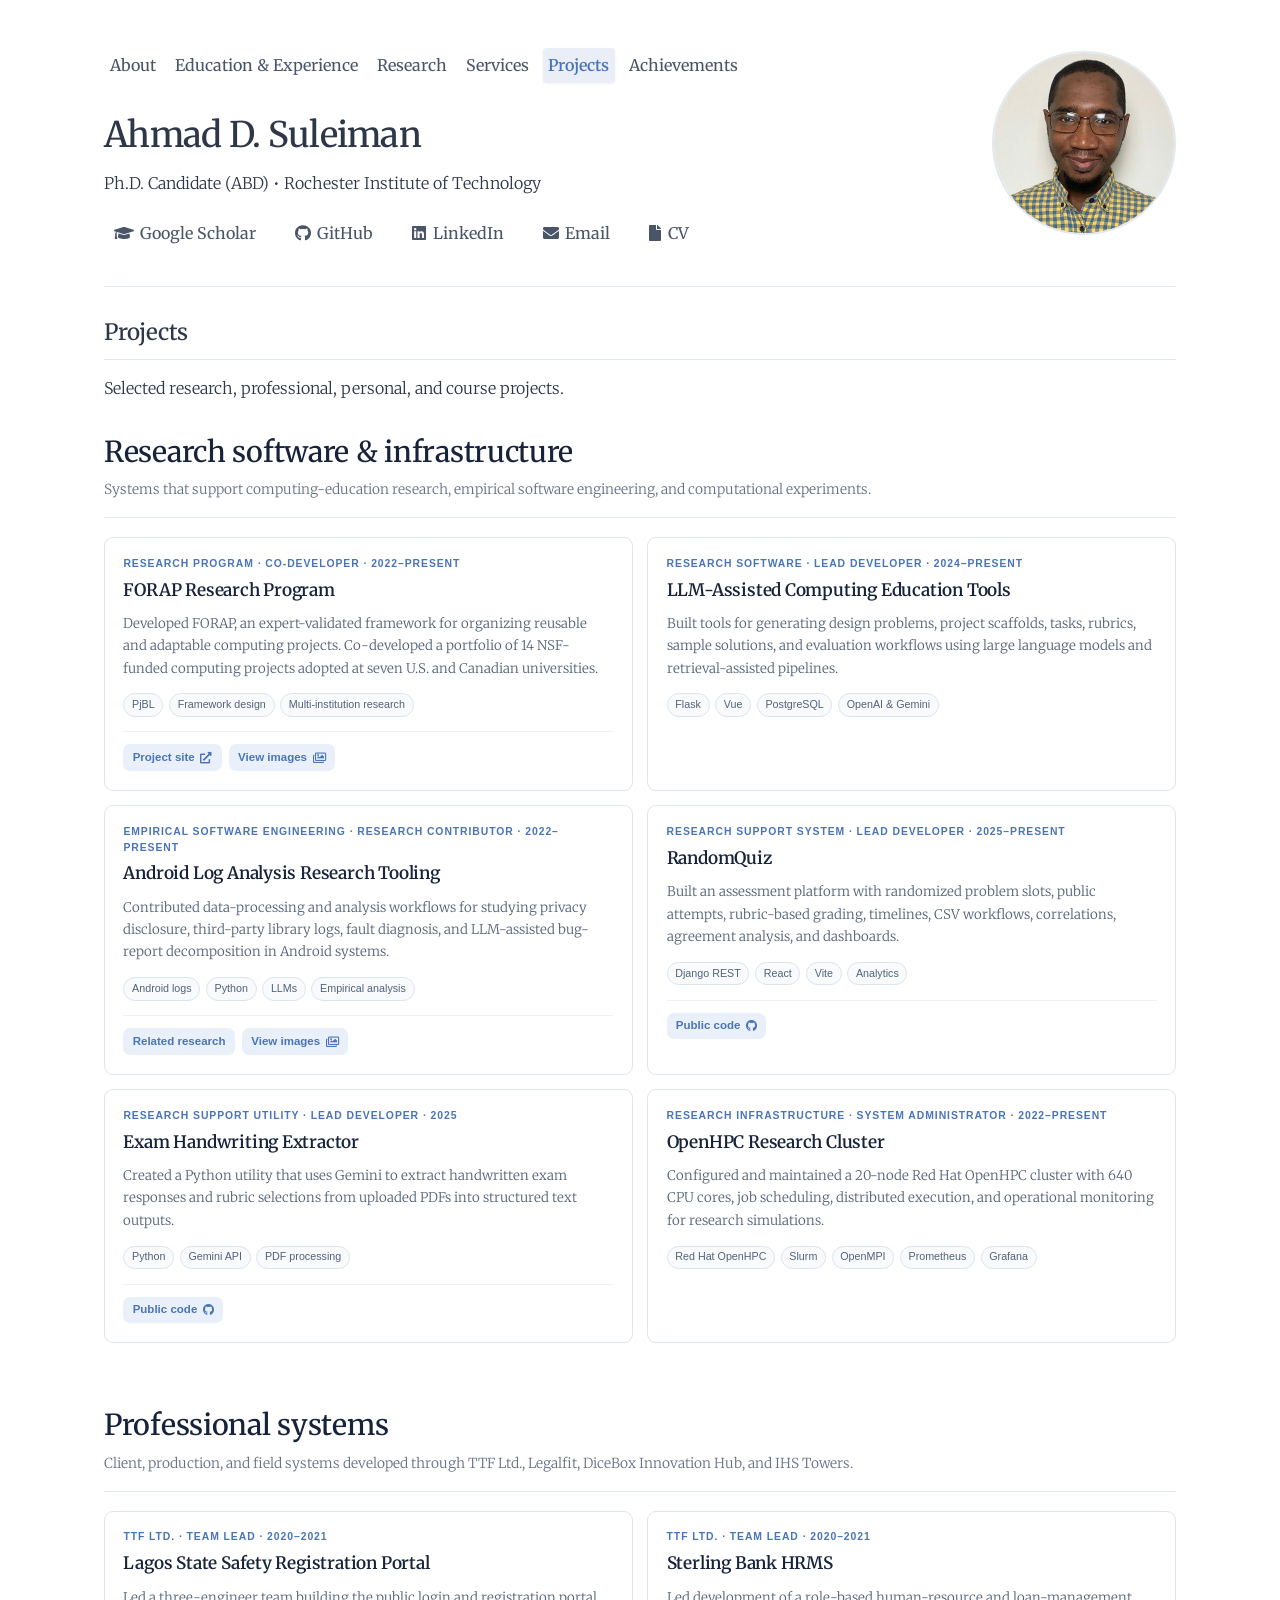
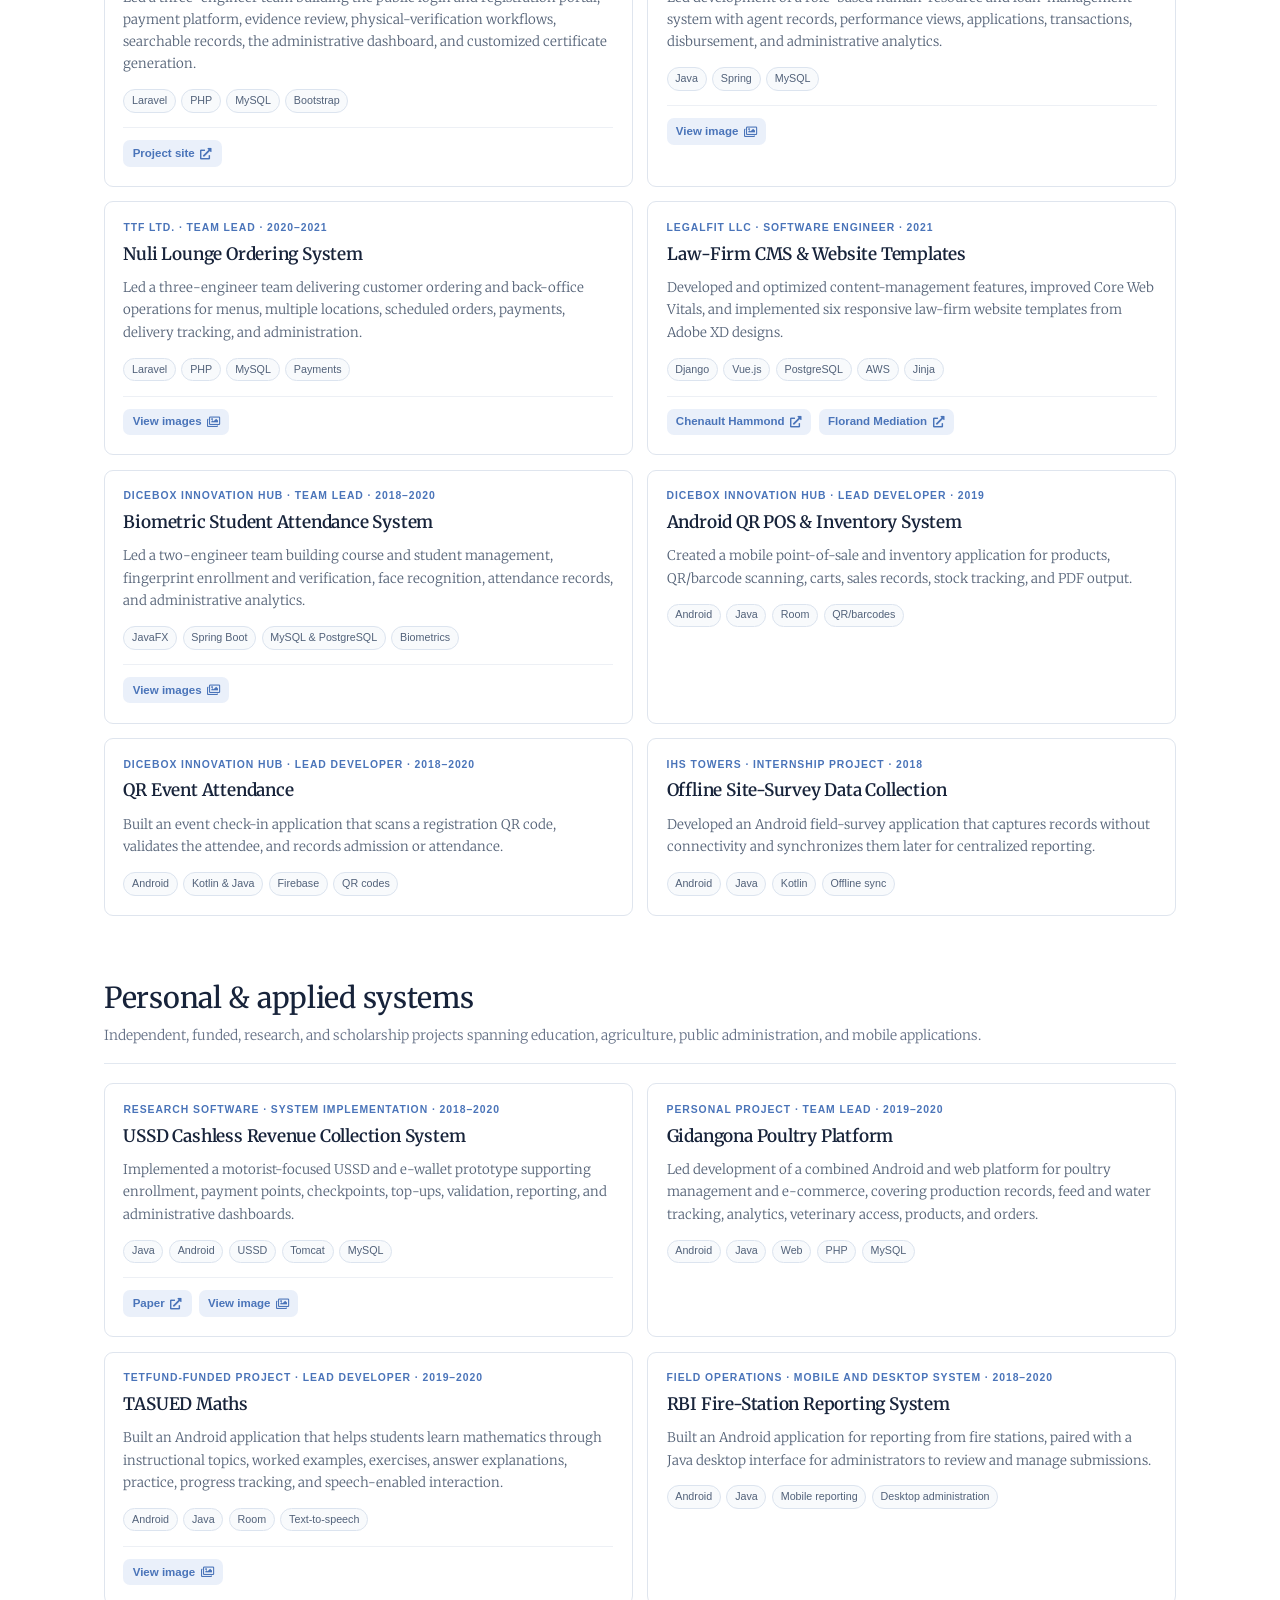
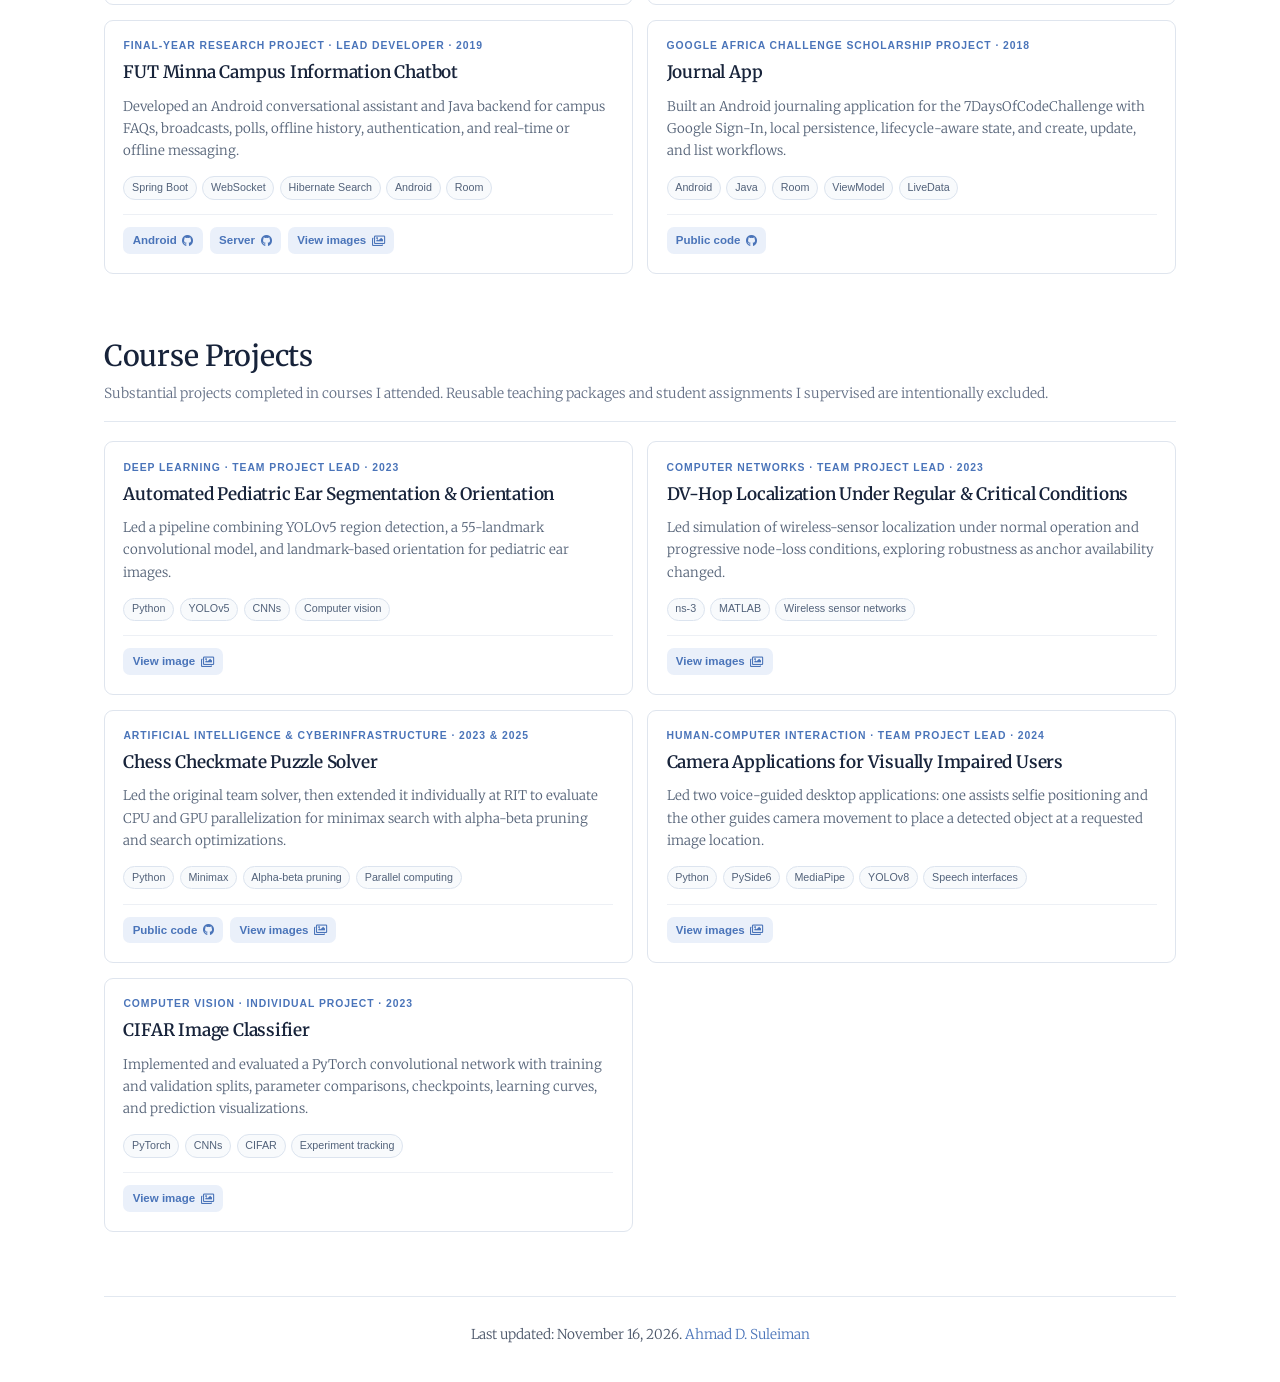
<file: projects.html>
<!DOCTYPE html>
<html lang="en" class="projects-document">
<head>
    <meta charset="UTF-8">
    <meta name="viewport" content="width=device-width, initial-scale=1.0">
    <title>Research &amp; Software Projects | Ahmad D. Suleiman</title>
    <meta name="description" content="Explore research and software projects by Ahmad D. Suleiman spanning project-based learning, applied LLMs, empirical software engineering, HPC, and web systems.">
    <meta name="keywords" content="Ahmad D. Suleiman projects, research projects, software engineering, project-based learning, applied LLMs, HPC, web systems">
    <meta name="author" content="Ahmad D. Suleiman">
    <meta name="robots" content="index, follow">
    <link rel="canonical" href="https://ahmadfantastic.github.io/projects.html">
    <link rel="icon" href="images/favicon-32.png" type="image/png" sizes="32x32">
    <link rel="apple-touch-icon" href="images/apple-touch-icon.png" sizes="180x180">
    <meta name="theme-color" content="#4a74b9">
    <link rel="manifest" href="site.webmanifest">
    <meta name="msapplication-navbutton-color" content="#4a74b9">
    <meta name="mobile-web-app-capable" content="yes">
    <meta name="apple-mobile-web-app-capable" content="yes">
    <meta name="apple-mobile-web-app-status-bar-style" content="default">
    <meta property="og:type" content="website">
    <meta property="og:site_name" content="Ahmad D. Suleiman">
    <meta property="og:title" content="Research &amp; Software Projects | Ahmad D. Suleiman">
    <meta property="og:description" content="Research and software projects spanning project-based learning, applied LLMs, empirical software engineering, HPC, and web systems.">
    <meta property="og:url" content="https://ahmadfantastic.github.io/projects.html">
    <meta property="og:image" content="https://ahmadfantastic.github.io/images/og-card.png">
    <meta property="og:image:type" content="image/png">
    <meta property="og:image:width" content="1200">
    <meta property="og:image:height" content="630">
    <meta property="og:image:alt" content="Ahmad D. Suleiman, computing education and empirical software engineering researcher">
    <meta name="twitter:card" content="summary_large_image">
    <meta name="twitter:creator" content="@ahmadfantastic8">
    <meta name="twitter:title" content="Research &amp; Software Projects | Ahmad D. Suleiman">
    <meta name="twitter:description" content="Research and software projects spanning project-based learning, applied LLMs, empirical software engineering, HPC, and web systems.">
    <meta name="twitter:image" content="https://ahmadfantastic.github.io/images/og-card.png">
    <meta name="twitter:image:alt" content="Ahmad D. Suleiman, computing education and empirical software engineering researcher">
    <link rel="stylesheet" href="https://fonts.googleapis.com/css2?family=Merriweather:wght@300;400;500;600&amp;display=swap">
    <link rel="stylesheet" href="https://cdnjs.cloudflare.com/ajax/libs/font-awesome/5.15.3/css/all.min.css">
    <link rel="stylesheet" href="styles.css?v=20260825-1">
</head>
<body class="projects-page">
    <header>
        <div class="header-content">
            <button class="nav-toggle" aria-controls="main-nav" aria-expanded="false" aria-label="Toggle navigation">
                <span class="hamburger" aria-hidden="true"></span>
            </button>
            <nav id="main-nav" aria-label="Main navigation">
                <ul>
                    <li><a href="index.html">About</a></li>
                    <li><a href="education-experience.html">Education &amp; Experience</a></li>
                    <li><a href="research.html">Research</a></li>
                    <li><a href="services.html">Services</a></li>
                    <li><a href="projects.html">Projects</a></li>
                    <li><a href="achievements.html">Achievements</a></li>
                </ul>
            </nav>
                <h1>Ahmad D. Suleiman</h1>
                <p>Ph.D. Candidate (ABD) • Rochester Institute of Technology</p>
            <div class="social-links-header">
                <a href="https://scholar.google.com/citations?user=X2DXbvgAAAAJ&amp;hl=en" target="_blank" rel="noopener noreferrer"><span class="social-icon icon-graduation-cap" aria-hidden="true"></span>Google Scholar</a>
                <a href="https://github.com/ahmadfantastic" target="_blank" rel="noopener noreferrer"><span class="social-icon icon-github" aria-hidden="true"></span>GitHub</a>
                <a href="https://www.linkedin.com/in/ahmad-d-suleiman/" target="_blank" rel="noopener noreferrer"><span class="social-icon icon-linkedin" aria-hidden="true"></span>LinkedIn</a>
                <a href="mailto:as4300@rit.edu"><span class="social-icon icon-envelope" aria-hidden="true"></span>Email</a>
                <a href="Ahmad_D_Suleiman_Academic_CV.pdf" download="Ahmad_D_Suleiman_Academic_CV.pdf"><span class="social-icon icon-file" aria-hidden="true"></span>CV</a>
            </div>
        </div>
        <div class="header-image">
            <picture>
                <source type="image/avif" srcset="images/profile-360.avif 360w, images/profile-480.avif 480w" sizes="180px">
                <source type="image/webp" srcset="images/profile-360.webp 360w, images/profile-480.webp 480w" sizes="180px">
                <img src="images/profile.jpg" alt="Ahmad D. Suleiman" width="180" height="180"
                    decoding="async" fetchpriority="high">
            </picture>
        </div>
    </header>

    <main class="projects-main">
        <section aria-labelledby="projects-title">
            <h2 id="projects-title">Projects</h2>
            <p>Selected research, professional, personal, and course projects.</p>
        </section>

        <section id="research-systems" class="project-section">
            <div class="project-section-heading">
                <h2>Research software &amp; infrastructure</h2>
                <p>Systems that support computing-education research, empirical software engineering, and computational experiments.</p>
            </div>
            <div class="project-grid">
                <article class="project-card">
                    <div class="project-card-body">
                        <p class="project-context">Research program · Co-developer · 2022–present</p>
                        <h3>FORAP Research Program</h3>
                        <p>Developed FORAP, an expert-validated framework for organizing reusable and adaptable computing projects. Co-developed a portfolio of 14 NSF-funded computing projects adopted at seven U.S. and Canadian universities.</p>
                        <ul class="project-tags" aria-label="Technologies and topics"><li>PjBL</li><li>Framework design</li><li>Multi-institution research</li></ul>
                        <div class="project-links"><a href="https://forap-docs.github.io/" target="_blank" rel="noopener noreferrer">Project site <i class="fas fa-external-link-alt" aria-hidden="true"></i></a><button class="project-gallery-link" type="button" data-gallery="images/projects/forap-architecture.png|images/projects/forap-evaluation-methodology.jpeg" data-gallery-alt="FORAP framework structure and design, feasibility, and pilot-study process" aria-label="View FORAP framework and study-process images">View images <i class="far fa-images" aria-hidden="true"></i></button></div>
                    </div>
                </article>

                <article class="project-card compact-project-card">
                    <div class="project-card-body">
                        <p class="project-context">Research software · Lead developer · 2024–present</p>
                        <h3>LLM-Assisted Computing Education Tools</h3>
                        <p>Built tools for generating design problems, project scaffolds, tasks, rubrics, sample solutions, and evaluation workflows using large language models and retrieval-assisted pipelines.</p>
                        <ul class="project-tags" aria-label="Technologies"><li>Flask</li><li>Vue</li><li>PostgreSQL</li><li>OpenAI &amp; Gemini</li></ul>
                    </div>
                </article>

                <article class="project-card">
                    <div class="project-card-body">
                        <p class="project-context">Empirical software engineering · Research contributor · 2022–present</p>
                        <h3>Android Log Analysis Research Tooling</h3>
                        <p>Contributed data-processing and analysis workflows for studying privacy disclosure, third-party library logs, fault diagnosis, and LLM-assisted bug-report decomposition in Android systems.</p>
                        <ul class="project-tags" aria-label="Technologies and topics"><li>Android logs</li><li>Python</li><li>LLMs</li><li>Empirical analysis</li></ul>
                        <div class="project-links"><a href="research.html">Related research</a><button class="project-gallery-link" type="button" data-gallery="images/thumbs/privacy_logs_workflow.png|images/thumbs/android_fault_logs.png|images/thumbs/bug.png" data-gallery-alt="Android log analysis and bug-report research workflows" aria-label="View Android log analysis project images">View images <i class="far fa-images" aria-hidden="true"></i></button></div>
                    </div>
                </article>

                <article class="project-card compact-project-card">
                    <div class="project-card-body">
                        <p class="project-context">Research support system · Lead developer · 2025–present</p>
                        <h3>RandomQuiz</h3>
                        <p>Built an assessment platform with randomized problem slots, public attempts, rubric-based grading, timelines, CSV workflows, correlations, agreement analysis, and dashboards.</p>
                        <ul class="project-tags" aria-label="Technologies"><li>Django REST</li><li>React</li><li>Vite</li><li>Analytics</li></ul>
                        <div class="project-links"><a href="https://github.com/ahmadfantastic/RandomQuiz" target="_blank" rel="noopener noreferrer">Public code <i class="fab fa-github" aria-hidden="true"></i></a></div>
                    </div>
                </article>

                <article class="project-card compact-project-card">
                    <div class="project-card-body">
                        <p class="project-context">Research support utility · Lead developer · 2025</p>
                        <h3>Exam Handwriting Extractor</h3>
                        <p>Created a Python utility that uses Gemini to extract handwritten exam responses and rubric selections from uploaded PDFs into structured text outputs.</p>
                        <ul class="project-tags" aria-label="Technologies"><li>Python</li><li>Gemini API</li><li>PDF processing</li></ul>
                        <div class="project-links"><a href="https://github.com/ahmadfantastic/ExamHandWritingExtractor" target="_blank" rel="noopener noreferrer">Public code <i class="fab fa-github" aria-hidden="true"></i></a></div>
                    </div>
                </article>

                <article class="project-card compact-project-card">
                    <div class="project-card-body">
                        <p class="project-context">Research infrastructure · System administrator · 2022–present</p>
                        <h3>OpenHPC Research Cluster</h3>
                        <p>Configured and maintained a 20-node Red Hat OpenHPC cluster with 640 CPU cores, job scheduling, distributed execution, and operational monitoring for research simulations.</p>
                        <ul class="project-tags" aria-label="Technologies"><li>Red Hat OpenHPC</li><li>Slurm</li><li>OpenMPI</li><li>Prometheus</li><li>Grafana</li></ul>
                    </div>
                </article>
            </div>
        </section>

        <section id="professional-systems" class="project-section">
            <div class="project-section-heading">
                <h2>Professional systems</h2>
                <p>Client, production, and field systems developed through TTF Ltd., Legalfit, DiceBox Innovation Hub, and IHS Towers.</p>
            </div>
            <div class="project-grid">
                <article class="project-card compact-project-card">
                    <div class="project-card-body">
                        <p class="project-context">TTF Ltd. · Team lead · 2020–2021</p>
                        <h3>Lagos State Safety Registration Portal</h3>
                        <p>Led a three-engineer team building the public login and registration portal, payment platform, evidence review, physical-verification workflows, searchable records, the administrative dashboard, and customized certificate generation.</p>
                        <ul class="project-tags" aria-label="Technologies"><li>Laravel</li><li>PHP</li><li>MySQL</li><li>Bootstrap</li></ul>
                        <div class="project-links"><a href="https://lasgsafetyregistration.com/" target="_blank" rel="noopener noreferrer">Project site <i class="fas fa-external-link-alt" aria-hidden="true"></i></a></div>
                    </div>
                </article>

                <article class="project-card compact-project-card">
                    <div class="project-card-body">
                        <p class="project-context">TTF Ltd. · Team lead · 2020–2021</p>
                        <h3>Sterling Bank HRMS</h3>
                        <p>Led development of a role-based human-resource and loan-management system with agent records, performance views, applications, transactions, disbursement, and administrative analytics.</p>
                        <ul class="project-tags" aria-label="Technologies"><li>Java</li><li>Spring</li><li>MySQL</li></ul>
                        <div class="project-links"><button class="project-gallery-link" type="button" data-gallery="images/projects/sterling-hrms-login.png" data-gallery-alt="Sterling Bank HRMS login interface" aria-label="View Sterling Bank HRMS image">View image <i class="far fa-images" aria-hidden="true"></i></button></div>
                    </div>
                </article>

                <article class="project-card">
                    <div class="project-card-body">
                        <p class="project-context">TTF Ltd. · Team lead · 2020–2021</p>
                        <h3>Nuli Lounge Ordering System</h3>
                        <p>Led a three-engineer team delivering customer ordering and back-office operations for menus, multiple locations, scheduled orders, payments, delivery tracking, and administration.</p>
                        <ul class="project-tags" aria-label="Technologies"><li>Laravel</li><li>PHP</li><li>MySQL</li><li>Payments</li></ul>
                        <div class="project-links"><button class="project-gallery-link" type="button" data-gallery="images/projects/nuli-menu.png|images/projects/nuli-delivery.png|images/projects/nuli-admin-dashboard.png|images/projects/nuli-order-tracking.png" data-gallery-alt="Nuli Lounge Ordering System customer and administration interfaces" aria-label="View Nuli Lounge Ordering System images">View images <i class="far fa-images" aria-hidden="true"></i></button></div>
                    </div>
                </article>

                <article class="project-card compact-project-card">
                    <div class="project-card-body">
                        <p class="project-context">Legalfit LLC · Software engineer · 2021</p>
                        <h3>Law-Firm CMS &amp; Website Templates</h3>
                        <p>Developed and optimized content-management features, improved Core Web Vitals, and implemented six responsive law-firm website templates from Adobe XD designs.</p>
                        <ul class="project-tags" aria-label="Technologies"><li>Django</li><li>Vue.js</li><li>PostgreSQL</li><li>AWS</li><li>Jinja</li></ul>
                        <div class="project-links" aria-label="Representative Legalfit website examples"><a href="https://www.chhlawpc.com/" target="_blank" rel="noopener noreferrer">Chenault Hammond <i class="fas fa-external-link-alt" aria-hidden="true"></i></a><a href="https://www.florandmediation.com/" target="_blank" rel="noopener noreferrer">Florand Mediation <i class="fas fa-external-link-alt" aria-hidden="true"></i></a></div>
                    </div>
                </article>

                <article class="project-card">
                    <div class="project-card-body">
                        <p class="project-context">DiceBox Innovation Hub · Team lead · 2018–2020</p>
                        <h3>Biometric Student Attendance System</h3>
                        <p>Led a two-engineer team building course and student management, fingerprint enrollment and verification, face recognition, attendance records, and administrative analytics.</p>
                        <ul class="project-tags" aria-label="Technologies"><li>JavaFX</li><li>Spring Boot</li><li>MySQL &amp; PostgreSQL</li><li>Biometrics</li></ul>
                        <div class="project-links"><button class="project-gallery-link" type="button" data-gallery="images/projects/attendance-analytics.png|images/projects/attendance-admin-graph.png" data-gallery-alt="Biometric Student Attendance System analytics" aria-label="View Biometric Student Attendance System images">View images <i class="far fa-images" aria-hidden="true"></i></button></div>
                    </div>
                </article>

                <article class="project-card compact-project-card">
                    <div class="project-card-body">
                        <p class="project-context">DiceBox Innovation Hub · Lead developer · 2019</p>
                        <h3>Android QR POS &amp; Inventory System</h3>
                        <p>Created a mobile point-of-sale and inventory application for products, QR/barcode scanning, carts, sales records, stock tracking, and PDF output.</p>
                        <ul class="project-tags" aria-label="Technologies"><li>Android</li><li>Java</li><li>Room</li><li>QR/barcodes</li></ul>
                    </div>
                </article>

                <article class="project-card compact-project-card">
                    <div class="project-card-body">
                        <p class="project-context">DiceBox Innovation Hub · Lead developer · 2018–2020</p>
                        <h3>QR Event Attendance</h3>
                        <p>Built an event check-in application that scans a registration QR code, validates the attendee, and records admission or attendance.</p>
                        <ul class="project-tags" aria-label="Technologies"><li>Android</li><li>Kotlin &amp; Java</li><li>Firebase</li><li>QR codes</li></ul>
                    </div>
                </article>

                <article class="project-card compact-project-card">
                    <div class="project-card-body">
                        <p class="project-context">IHS Towers · Internship project · 2018</p>
                        <h3>Offline Site-Survey Data Collection</h3>
                        <p>Developed an Android field-survey application that captures records without connectivity and synchronizes them later for centralized reporting.</p>
                        <ul class="project-tags" aria-label="Technologies"><li>Android</li><li>Java</li><li>Kotlin</li><li>Offline sync</li></ul>
                    </div>
                </article>
            </div>
        </section>

        <section id="personal-systems" class="project-section">
            <div class="project-section-heading">
                <h2>Personal &amp; applied systems</h2>
                <p>Independent, funded, research, and scholarship projects spanning education, agriculture, public administration, and mobile applications.</p>
            </div>
            <div class="project-grid">
                <article class="project-card">
                    <div class="project-card-body">
                        <p class="project-context">Research software · System implementation · 2018–2020</p>
                        <h3>USSD Cashless Revenue Collection System</h3>
                        <p>Implemented a motorist-focused USSD and e-wallet prototype supporting enrollment, payment points, checkpoints, top-ups, validation, reporting, and administrative dashboards.</p>
                        <ul class="project-tags" aria-label="Technologies"><li>Java</li><li>Android</li><li>USSD</li><li>Tomcat</li><li>MySQL</li></ul>
                        <div class="project-links"><a href="https://doi.org/10.26634/jit.9.1.17288" target="_blank" rel="noopener noreferrer">Paper <i class="fas fa-external-link-alt" aria-hidden="true"></i></a><button class="project-gallery-link" type="button" data-gallery="images/thumbs/ussd_revenue.png" data-gallery-alt="Administration dashboard for the USSD cashless revenue collection system" aria-label="View USSD revenue system project image">View image <i class="far fa-images" aria-hidden="true"></i></button></div>
                    </div>
                </article>

                <article class="project-card compact-project-card">
                    <div class="project-card-body">
                        <p class="project-context">Personal project · Team lead · 2019–2020</p>
                        <h3>Gidangona Poultry Platform</h3>
                        <p>Led development of a combined Android and web platform for poultry management and e-commerce, covering production records, feed and water tracking, analytics, veterinary access, products, and orders.</p>
                        <ul class="project-tags" aria-label="Technologies and platforms"><li>Android</li><li>Java</li><li>Web</li><li>PHP</li><li>MySQL</li></ul>
                    </div>
                </article>

                <article class="project-card compact-project-card">
                    <div class="project-card-body">
                        <p class="project-context">TETFund-funded project · Lead developer · 2019–2020</p>
                        <h3>TASUED Maths</h3>
                        <p>Built an Android application that helps students learn mathematics through instructional topics, worked examples, exercises, answer explanations, practice, progress tracking, and speech-enabled interaction.</p>
                        <ul class="project-tags" aria-label="Technologies"><li>Android</li><li>Java</li><li>Room</li><li>Text-to-speech</li></ul>
                        <div class="project-links"><button class="project-gallery-link" type="button" data-gallery="images/projects/tasued-maths-login.png" data-gallery-alt="TASUED Maths Android application login screen" aria-label="View TASUED Maths project image">View image <i class="far fa-images" aria-hidden="true"></i></button></div>
                    </div>
                </article>

                <article class="project-card compact-project-card">
                    <div class="project-card-body">
                        <p class="project-context">Field operations · Mobile and desktop system · 2018–2020</p>
                        <h3>RBI Fire-Station Reporting System</h3>
                        <p>Built an Android application for reporting from fire stations, paired with a Java desktop interface for administrators to review and manage submissions.</p>
                        <ul class="project-tags" aria-label="Technologies and platforms"><li>Android</li><li>Java</li><li>Mobile reporting</li><li>Desktop administration</li></ul>
                    </div>
                </article>

                <article class="project-card compact-project-card">
                    <div class="project-card-body">
                        <p class="project-context">Final-year research project · Lead developer · 2019</p>
                        <h3>FUT Minna Campus Information Chatbot</h3>
                        <p>Developed an Android conversational assistant and Java backend for campus FAQs, broadcasts, polls, offline history, authentication, and real-time or offline messaging.</p>
                        <ul class="project-tags" aria-label="Technologies"><li>Spring Boot</li><li>WebSocket</li><li>Hibernate Search</li><li>Android</li><li>Room</li></ul>
                        <div class="project-links"><a href="https://github.com/ahmadfantastic/FUT-Minna-Chatbot-Android" target="_blank" rel="noopener noreferrer">Android <i class="fab fa-github" aria-hidden="true"></i></a><a href="https://github.com/ahmadfantastic/FUT-Minna-Chatbot-Server" target="_blank" rel="noopener noreferrer">Server <i class="fab fa-github" aria-hidden="true"></i></a><button class="project-gallery-link" type="button" data-gallery="images/projects/fut-minna-chatbot-welcome.jpg|images/projects/fut-minna-chatbot-poll.jpg|images/projects/fut-minna-chatbot-image-answer-face-blurred.png" data-gallery-alt="FUT Minna Campus Information Chatbot conversations, polling, and image response" aria-label="View FUT Minna Chatbot project images">View images <i class="far fa-images" aria-hidden="true"></i></button></div>
                    </div>
                </article>

                <article class="project-card compact-project-card">
                    <div class="project-card-body">
                        <p class="project-context">Google Africa Challenge Scholarship project · 2018</p>
                        <h3>Journal App</h3>
                        <p>Built an Android journaling application for the 7DaysOfCodeChallenge with Google Sign-In, local persistence, lifecycle-aware state, and create, update, and list workflows.</p>
                        <ul class="project-tags" aria-label="Technologies"><li>Android</li><li>Java</li><li>Room</li><li>ViewModel</li><li>LiveData</li></ul>
                        <div class="project-links"><a href="https://github.com/ahmadfantastic/Journal-App" target="_blank" rel="noopener noreferrer">Public code <i class="fab fa-github" aria-hidden="true"></i></a></div>
                    </div>
                </article>
            </div>
        </section>

        <section id="course-projects" class="project-section">
            <div class="project-section-heading">
                <h2>Course Projects</h2>
                <p>Substantial projects completed in courses I attended. Reusable teaching packages and student assignments I supervised are intentionally excluded.</p>
            </div>
            <div class="project-grid">
                <article class="project-card compact-project-card">
                    <div class="project-card-body">
                        <p class="project-context">Deep learning · Team project lead · 2023</p>
                        <h3>Automated Pediatric Ear Segmentation &amp; Orientation</h3>
                        <p>Led a pipeline combining YOLOv5 region detection, a 55-landmark convolutional model, and landmark-based orientation for pediatric ear images.</p>
                        <ul class="project-tags" aria-label="Technologies"><li>Python</li><li>YOLOv5</li><li>CNNs</li><li>Computer vision</li></ul>
                        <div class="project-links"><button class="project-gallery-link" type="button" data-gallery="images/projects/ear-segmentation-workflow.png" data-gallery-alt="Automated pediatric ear segmentation and orientation workflow" aria-label="View automated ear segmentation project image">View image <i class="far fa-images" aria-hidden="true"></i></button></div>
                    </div>
                </article>

                <article class="project-card compact-project-card">
                    <div class="project-card-body">
                        <p class="project-context">Computer networks · Team project lead · 2023</p>
                        <h3>DV-Hop Localization Under Regular &amp; Critical Conditions</h3>
                        <p>Led simulation of wireless-sensor localization under normal operation and progressive node-loss conditions, exploring robustness as anchor availability changed.</p>
                        <ul class="project-tags" aria-label="Technologies"><li>ns-3</li><li>MATLAB</li><li>Wireless sensor networks</li></ul>
                        <div class="project-links"><button class="project-gallery-link" type="button" data-gallery="images/projects/dv-hop-node-positions.png|images/projects/dv-hop-regular-error.png|images/projects/dv-hop-critical-error.png" data-gallery-alt="DV-Hop localization simulation and error results" aria-label="View DV-Hop project images">View images <i class="far fa-images" aria-hidden="true"></i></button></div>
                    </div>
                </article>

                <article class="project-card compact-project-card">
                    <div class="project-card-body">
                        <p class="project-context">Artificial intelligence &amp; cyberinfrastructure · 2023 &amp; 2025</p>
                        <h3>Chess Checkmate Puzzle Solver</h3>
                        <p>Led the original team solver, then extended it individually at RIT to evaluate CPU and GPU parallelization for minimax search with alpha-beta pruning and search optimizations.</p>
                        <ul class="project-tags" aria-label="Technologies"><li>Python</li><li>Minimax</li><li>Alpha-beta pruning</li><li>Parallel computing</li></ul>
                        <div class="project-links"><a href="https://github.com/ahmadfantastic/chess_checkmate_puzzle_solver" target="_blank" rel="noopener noreferrer">Public code <i class="fab fa-github" aria-hidden="true"></i></a><button class="project-gallery-link" type="button" data-gallery="images/projects/chess-puzzle-example.png|images/projects/chess-solver-demo.png|images/projects/chess-solver-results.png" data-gallery-alt="Chess checkmate puzzle solver demonstration and results" aria-label="View chess solver project images">View images <i class="far fa-images" aria-hidden="true"></i></button></div>
                    </div>
                </article>

                <article class="project-card compact-project-card">
                    <div class="project-card-body">
                        <p class="project-context">Human-computer interaction · Team project lead · 2024</p>
                        <h3>Camera Applications for Visually Impaired Users</h3>
                        <p>Led two voice-guided desktop applications: one assists selfie positioning and the other guides camera movement to place a detected object at a requested image location.</p>
                        <ul class="project-tags" aria-label="Technologies"><li>Python</li><li>PySide6</li><li>MediaPipe</li><li>YOLOv8</li><li>Speech interfaces</li></ul>
                        <div class="project-links"><button class="project-gallery-link" type="button" data-gallery="images/projects/camera-static-scene.jpg|images/projects/camera-object-positioning.jpg" data-gallery-alt="Voice-guided camera application interfaces" aria-label="View camera applications project images">View images <i class="far fa-images" aria-hidden="true"></i></button></div>
                    </div>
                </article>

                <article class="project-card">
                    <div class="project-card-body">
                        <p class="project-context">Computer vision · Individual project · 2023</p>
                        <h3>CIFAR Image Classifier</h3>
                        <p>Implemented and evaluated a PyTorch convolutional network with training and validation splits, parameter comparisons, checkpoints, learning curves, and prediction visualizations.</p>
                        <ul class="project-tags" aria-label="Technologies"><li>PyTorch</li><li>CNNs</li><li>CIFAR</li><li>Experiment tracking</li></ul>
                        <div class="project-links"><button class="project-gallery-link" type="button" data-gallery="images/projects/cifar-classification-samples.png" data-gallery-alt="Grid of correctly classified CIFAR images including an airplane, automobile, bird, cat, deer, dog, frog, and horse" aria-label="View CIFAR Image Classifier sample grid">View image <i class="far fa-images" aria-hidden="true"></i></button></div>
                    </div>
                </article>
            </div>
        </section>
    </main>

    <footer>
    <p>Last updated: November 16, 2026. <a href="https://ahmadfantastic.github.io">Ahmad D. Suleiman</a></p>
    </footer>
    <div id="imageModal" class="modal" role="dialog" aria-modal="true" aria-label="Project image gallery">
        <button class="modal-close" type="button" onclick="closeModal()" aria-label="Close image preview">&times;</button>
        <button class="modal-nav modal-prev" type="button" onclick="changeGalleryImage(-1)" aria-label="Previous image">&#10094;</button>
        <img class="modal-content" id="modalImage" alt="">
        <button class="modal-nav modal-next" type="button" onclick="changeGalleryImage(1)" aria-label="Next image">&#10095;</button>
        <p class="modal-counter" id="modalCounter" aria-live="polite"></p>
    </div>
    <script src="scripts.js?v=20260822-1"></script>
    <script data-goatcounter="https://ahmadfantastic.goatcounter.com/count"
        async src="//gc.zgo.at/count.js"></script>
</body>
</html>
</file>
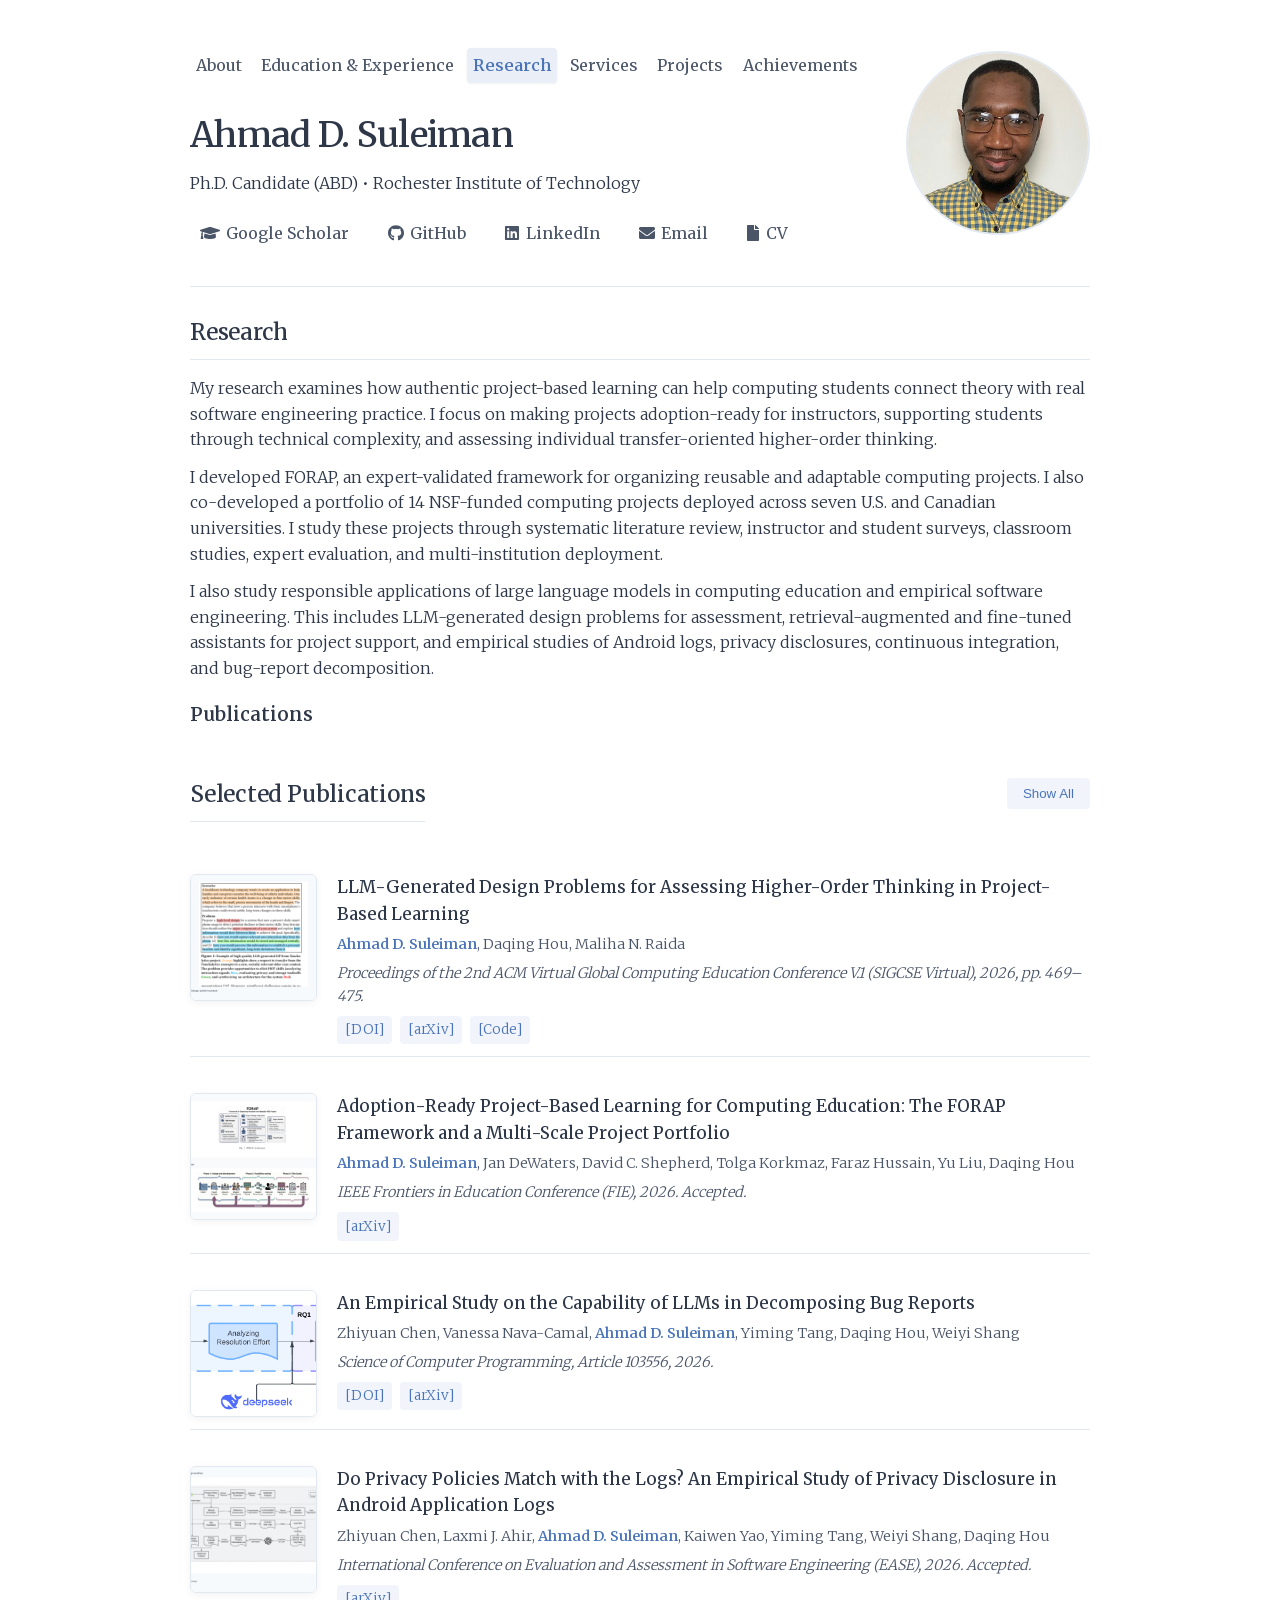
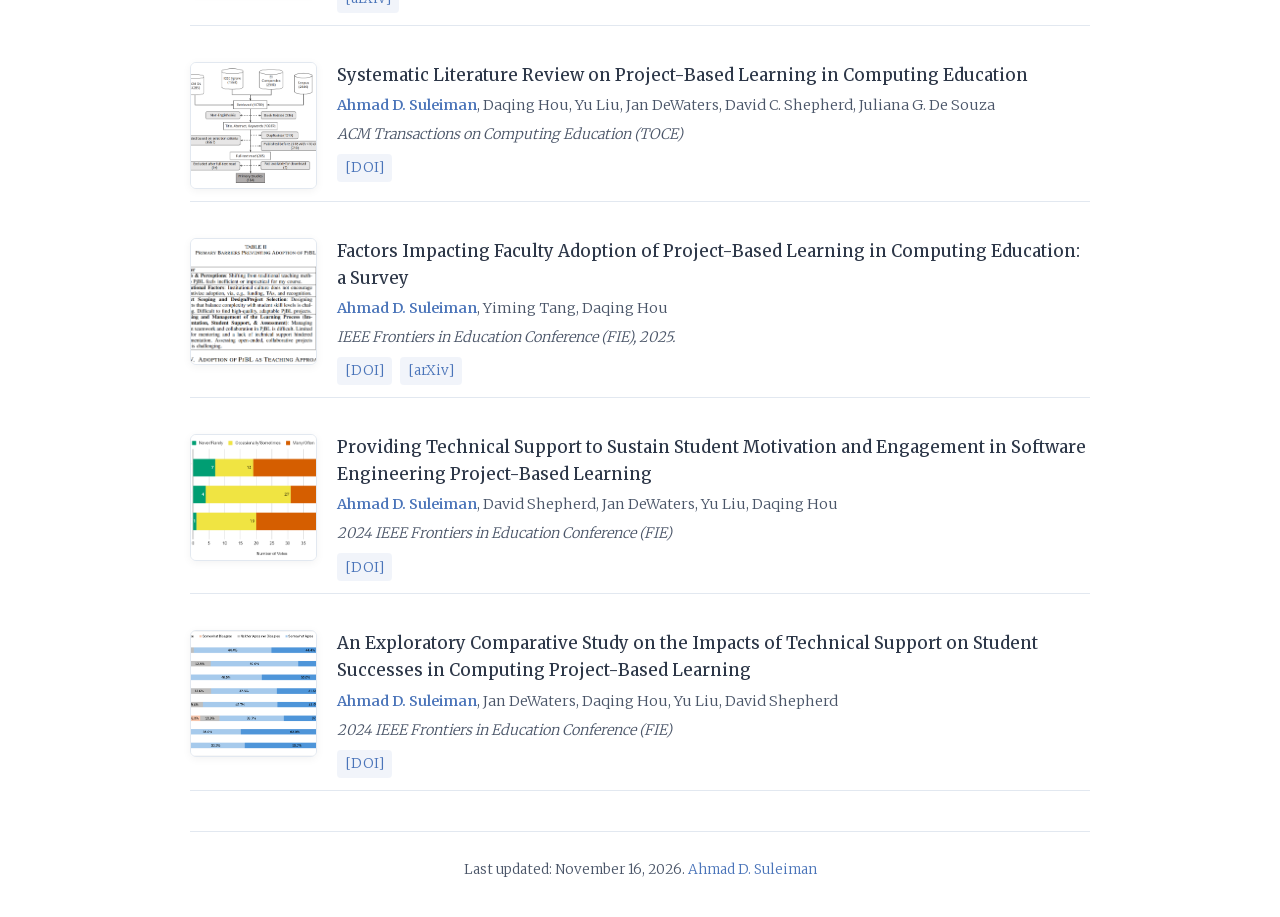
<file: research.html>
<!DOCTYPE html>
<html lang="en">
<head>
    <meta charset="UTF-8">
    <meta name="viewport" content="width=device-width, initial-scale=1.0">
    <title>Research &amp; Publications | Ahmad D. Suleiman</title>
    <meta name="description" content="Explore Ahmad D. Suleiman's research and publications on computing education, project-based learning, applied LLMs, and empirical software engineering.">
    <meta name="keywords" content="Ahmad D. Suleiman research, computing education, project-based learning, PjBL, applied LLMs, empirical software engineering, publications, RIT">
    <meta name="author" content="Ahmad D. Suleiman">
    <meta name="robots" content="index, follow">
    <link rel="canonical" href="https://ahmadfantastic.github.io/research.html">
    <link rel="icon" href="images/favicon-32.png" type="image/png" sizes="32x32">
    <link rel="apple-touch-icon" href="images/apple-touch-icon.png" sizes="180x180">
    <meta name="theme-color" content="#4a74b9">
    <link rel="manifest" href="site.webmanifest">
    <meta name="msapplication-navbutton-color" content="#4a74b9">
    <meta name="mobile-web-app-capable" content="yes">
    <meta name="apple-mobile-web-app-capable" content="yes">
    <meta name="apple-mobile-web-app-status-bar-style" content="default">
    <meta property="og:type" content="website">
    <meta property="og:site_name" content="Ahmad D. Suleiman">
    <meta property="og:title" content="Research &amp; Publications | Ahmad D. Suleiman">
    <meta property="og:description" content="Research and publications on computing education, project-based learning, applied LLMs, and empirical software engineering.">
    <meta property="og:url" content="https://ahmadfantastic.github.io/research.html">
    <meta property="og:image" content="https://ahmadfantastic.github.io/images/og-card.png">
    <meta property="og:image:type" content="image/png">
    <meta property="og:image:width" content="1200">
    <meta property="og:image:height" content="630">
    <meta property="og:image:alt" content="Ahmad D. Suleiman, computing education and empirical software engineering researcher">
    <meta name="twitter:card" content="summary_large_image">
    <meta name="twitter:creator" content="@ahmadfantastic8">
    <meta name="twitter:title" content="Research &amp; Publications | Ahmad D. Suleiman">
    <meta name="twitter:description" content="Research and publications on computing education, project-based learning, applied LLMs, and empirical software engineering.">
    <meta name="twitter:image" content="https://ahmadfantastic.github.io/images/og-card.png">
    <meta name="twitter:image:alt" content="Ahmad D. Suleiman, computing education and empirical software engineering researcher">
    <link rel="preload" href="assets/fonts/merriweather-latin.woff2" as="font" type="font/woff2" crossorigin>
    <link rel="stylesheet" href="styles.css?v=20260825-1">
</head>
<body>
    <header>
        <div class="header-content">
            <button class="nav-toggle" aria-controls="main-nav" aria-expanded="false" aria-label="Toggle navigation">
                <span class="hamburger" aria-hidden="true"></span>
            </button>
            <nav id="main-nav" aria-label="Main navigation">
                <ul>
                    <li><a href="index.html">About</a></li>
                    <li><a href="education-experience.html">Education &amp; Experience</a></li>
                    <li><a href="research.html">Research</a></li>
                    <li><a href="services.html">Services</a></li>
                    <li><a href="projects.html">Projects</a></li>
                    <li><a href="achievements.html">Achievements</a></li>
                </ul>
            </nav>
            <h1>Ahmad D. Suleiman</h1>
            <p>Ph.D. Candidate (ABD) • Rochester Institute of Technology</p>
            <div class="social-links-header">
                <a href="https://scholar.google.com/citations?user=X2DXbvgAAAAJ&amp;hl=en" target="_blank" rel="noopener noreferrer"><span class="social-icon icon-graduation-cap" aria-hidden="true"></span>Google Scholar</a>
                <a href="https://github.com/ahmadfantastic" target="_blank" rel="noopener noreferrer"><span class="social-icon icon-github" aria-hidden="true"></span>GitHub</a>
                <a href="https://www.linkedin.com/in/ahmad-d-suleiman/" target="_blank" rel="noopener noreferrer"><span class="social-icon icon-linkedin" aria-hidden="true"></span>LinkedIn</a>
                <a href="mailto:as4300@rit.edu"><span class="social-icon icon-envelope" aria-hidden="true"></span>Email</a>
                <a href="Ahmad_D_Suleiman_Academic_CV.pdf" download="Ahmad_D_Suleiman_Academic_CV.pdf"><span class="social-icon icon-file" aria-hidden="true"></span>CV</a>
            </div>
        </div>
        <div class="header-image">
            <picture>
                <source type="image/avif" srcset="images/profile-360.avif 360w, images/profile-480.avif 480w" sizes="180px">
                <source type="image/webp" srcset="images/profile-360.webp 360w, images/profile-480.webp 480w" sizes="180px">
                <img src="images/profile.jpg" alt="Ahmad D. Suleiman" width="180" height="180"
                    decoding="async" fetchpriority="high">
            </picture>
        </div>
    </header>

    <main>
        <section id="research">
            <h2>Research</h2>
            <p>My research examines how authentic project-based learning can help computing students connect theory
            with real software engineering practice. I focus on making projects adoption-ready for instructors,
            supporting students through technical complexity, and assessing individual transfer-oriented
            higher-order thinking.</p>

            <p>I developed FORAP, an expert-validated framework for organizing reusable and adaptable
            computing projects. I also co-developed a portfolio of 14 NSF-funded computing projects deployed across
            seven U.S. and Canadian universities. I study these projects through systematic literature review, instructor and student surveys,
            classroom studies, expert evaluation, and multi-institution deployment.</p>

            <p>I also study responsible applications of large language models in computing education and empirical
            software engineering. This includes LLM-generated design problems for assessment, retrieval-augmented and
            fine-tuned assistants for project support, and empirical studies of Android logs, privacy disclosures,
            continuous integration, and bug-report decomposition.</p>

            <h3 id="publications">Publications</h3>
            <div class="publications-header">
                <h2 id="toggle-header">Selected Publications</h2>
                <button id="toggle-publications" class="toggle-publications">Show All</button>
            </div>
            <div id="publications-container">
                <!-- Publications are loaded from publications.json -->
            </div>
        </section>
    </main>

    <footer>
    <p>Last updated: November 16, 2026. <a href="https://ahmadfantastic.github.io">Ahmad D. Suleiman</a></p>
    </footer>
    <div id="imageModal" class="modal">
        <button class="modal-close" type="button" onclick="closeModal()" aria-label="Close image preview">&times;</button>
        <img class="modal-content" id="modalImage" alt="">
    </div>
    <script src="scripts.js" defer></script>
    <script data-goatcounter="https://ahmadfantastic.goatcounter.com/count"
        async src="//gc.zgo.at/count.js"></script>
</body>
</html>
</file>
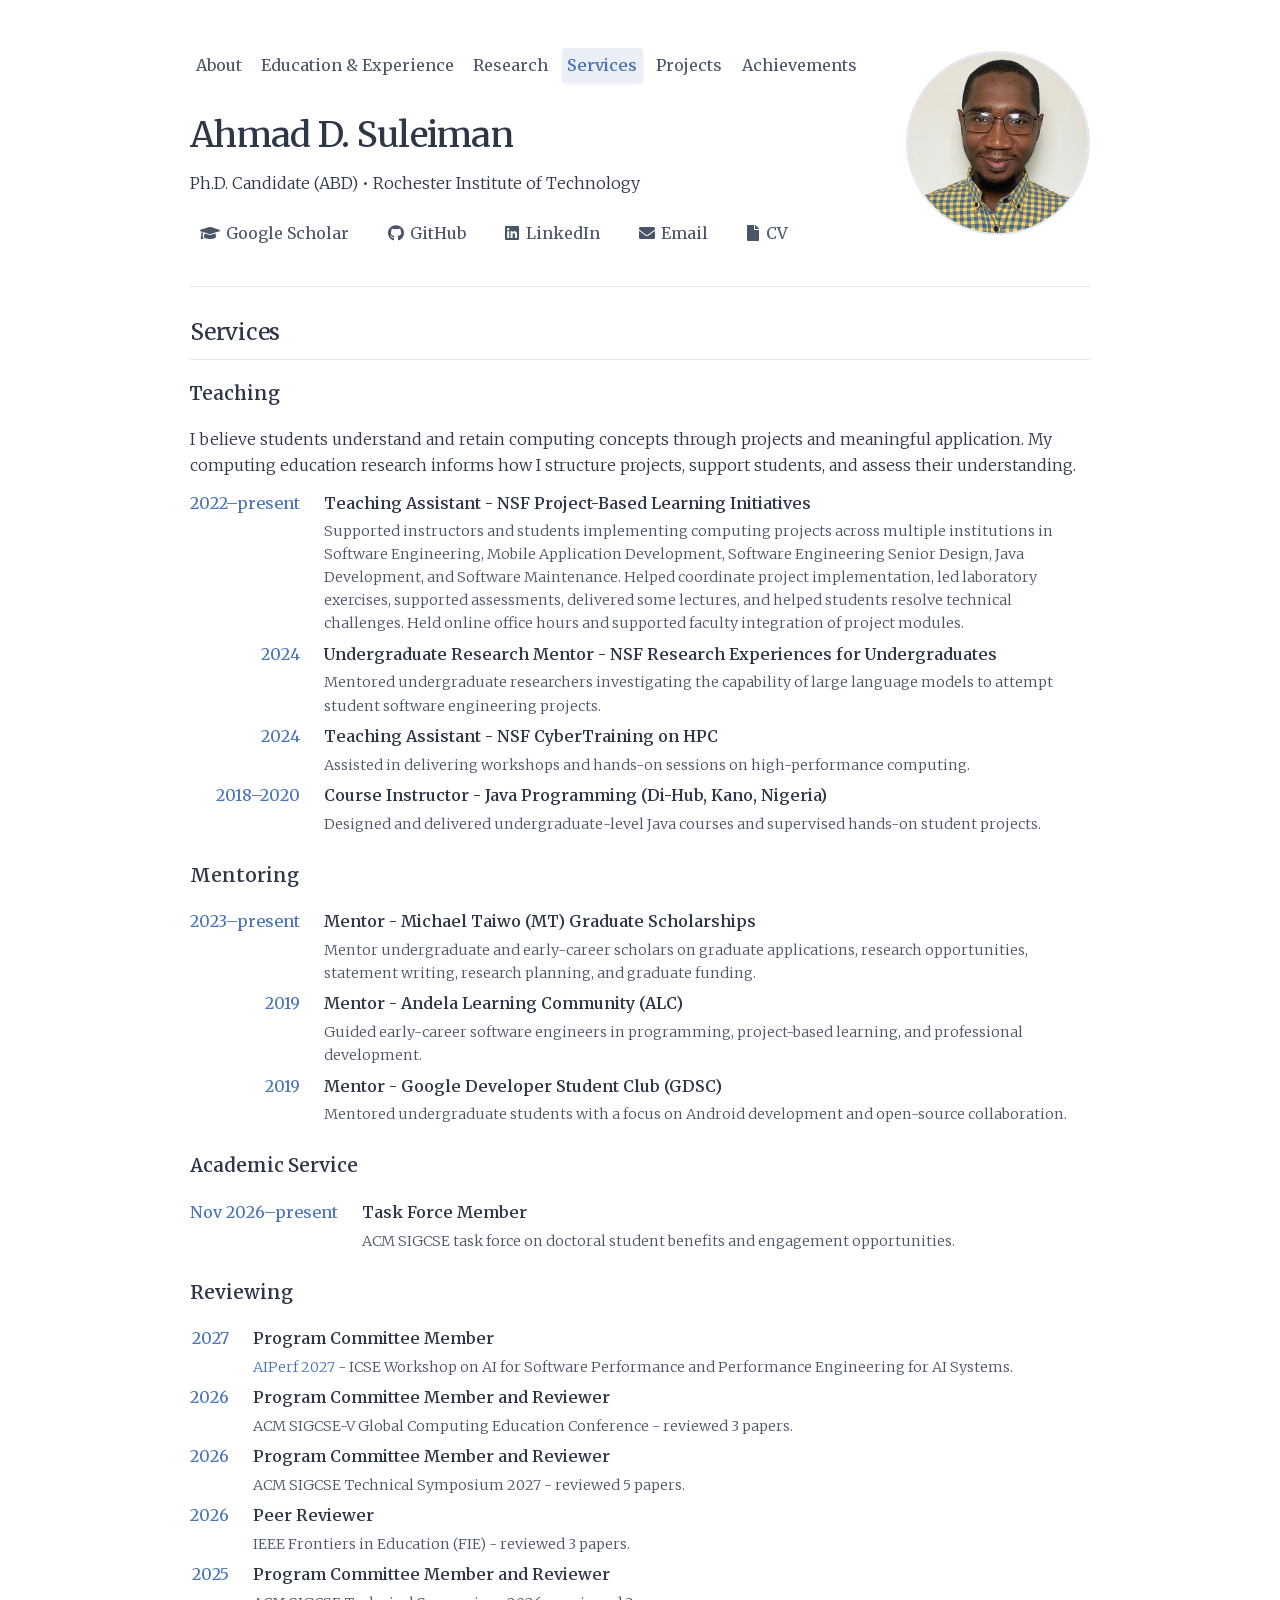
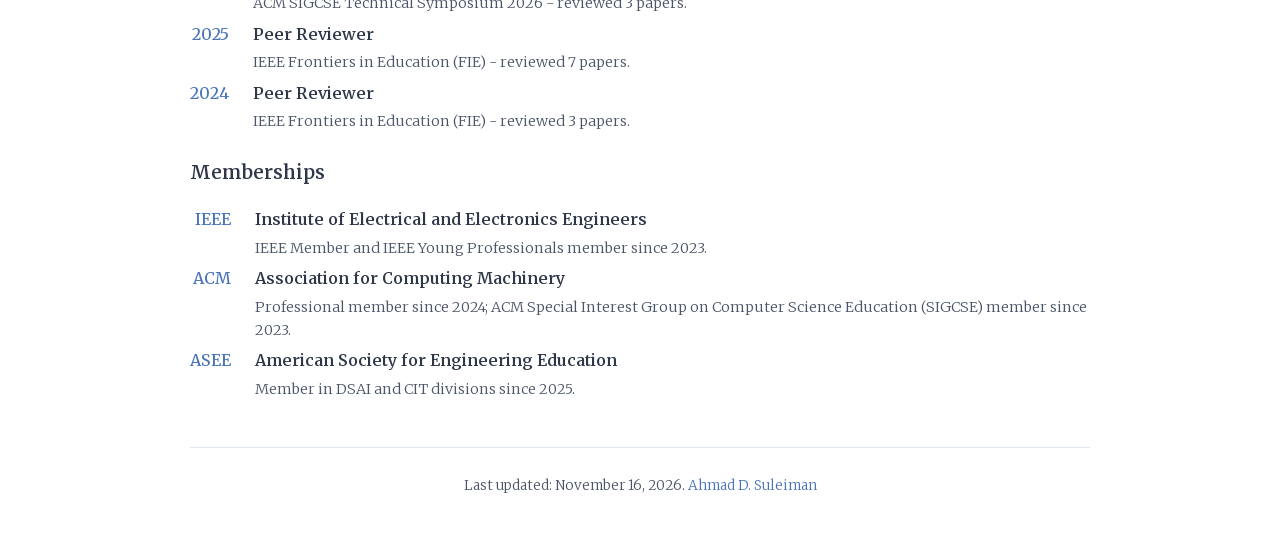
<file: services.html>
<!DOCTYPE html>
<html lang="en">

<head>
    <meta charset="UTF-8">
    <meta name="viewport" content="width=device-width, initial-scale=1.0">
    <title>Teaching, Mentoring &amp; Service | Ahmad D. Suleiman</title>
    <meta name="description"
        content="Explore Ahmad D. Suleiman's teaching, student mentoring, peer reviewing, academic service, and professional memberships in computing and software engineering.">
    <meta name="keywords"
        content="Ahmad D. Suleiman teaching, student mentoring, peer reviewer, academic service, computing education, software engineering, professional memberships">
    <meta name="author" content="Ahmad D. Suleiman">
    <meta name="robots" content="index, follow">
    <link rel="canonical" href="https://ahmadfantastic.github.io/services.html">
    <link rel="icon" href="images/favicon-32.png" type="image/png" sizes="32x32">
    <link rel="apple-touch-icon" href="images/apple-touch-icon.png" sizes="180x180">
    <meta name="theme-color" content="#4a74b9">
    <link rel="manifest" href="site.webmanifest">
    <meta name="msapplication-navbutton-color" content="#4a74b9">
    <meta name="mobile-web-app-capable" content="yes">
    <meta name="apple-mobile-web-app-capable" content="yes">
    <meta name="apple-mobile-web-app-status-bar-style" content="default">
    <meta property="og:type" content="website">
    <meta property="og:site_name" content="Ahmad D. Suleiman">
    <meta property="og:title" content="Teaching, Mentoring &amp; Service | Ahmad D. Suleiman">
    <meta property="og:description" content="Teaching, student mentoring, peer reviewing, academic service, and professional memberships in computing and software engineering.">
    <meta property="og:url" content="https://ahmadfantastic.github.io/services.html">
    <meta property="og:image" content="https://ahmadfantastic.github.io/images/og-card.png">
    <meta property="og:image:type" content="image/png">
    <meta property="og:image:width" content="1200">
    <meta property="og:image:height" content="630">
    <meta property="og:image:alt" content="Ahmad D. Suleiman, computing education and empirical software engineering researcher">
    <meta name="twitter:card" content="summary_large_image">
    <meta name="twitter:creator" content="@ahmadfantastic8">
    <meta name="twitter:title" content="Teaching, Mentoring &amp; Service | Ahmad D. Suleiman">
    <meta name="twitter:description" content="Teaching, student mentoring, peer reviewing, academic service, and professional memberships in computing and software engineering.">
    <meta name="twitter:image" content="https://ahmadfantastic.github.io/images/og-card.png">
    <meta name="twitter:image:alt" content="Ahmad D. Suleiman, computing education and empirical software engineering researcher">
    <link rel="preload" href="assets/fonts/merriweather-latin.woff2" as="font" type="font/woff2" crossorigin>
    <link rel="stylesheet" href="styles.css?v=20260825-1">
</head>

<body>
    <header>
        <div class="header-content">
            <button class="nav-toggle" aria-controls="main-nav" aria-expanded="false" aria-label="Toggle navigation">
                <span class="hamburger" aria-hidden="true"></span>
            </button>
            <nav id="main-nav" aria-label="Main navigation">
                <ul>
                    <li><a href="index.html">About</a></li>
                    <li><a href="education-experience.html">Education &amp; Experience</a></li>
                    <li><a href="research.html">Research</a></li>
                    <li><a href="services.html">Services</a></li>
                    <li><a href="projects.html">Projects</a></li>
                    <li><a href="achievements.html">Achievements</a></li>
                </ul>
            </nav>
            <h1>Ahmad D. Suleiman</h1>
            <p>Ph.D. Candidate (ABD) • Rochester Institute of Technology</p>
            <div class="social-links-header">
                <a href="https://scholar.google.com/citations?user=X2DXbvgAAAAJ&amp;hl=en" target="_blank"
                    rel="noopener noreferrer"><span class="social-icon icon-graduation-cap" aria-hidden="true"></span>Google Scholar</a>
                <a href="https://github.com/ahmadfantastic" target="_blank" rel="noopener noreferrer"><span
                        class="social-icon icon-github" aria-hidden="true"></span>GitHub</a>
                <a href="https://www.linkedin.com/in/ahmad-d-suleiman/" target="_blank" rel="noopener noreferrer"><span
                        class="social-icon icon-linkedin" aria-hidden="true"></span>LinkedIn</a>
                <a href="mailto:as4300@rit.edu"><span class="social-icon icon-envelope" aria-hidden="true"></span>Email</a>
                <a href="Ahmad_D_Suleiman_Academic_CV.pdf" download="Ahmad_D_Suleiman_Academic_CV.pdf"><span class="social-icon icon-file" aria-hidden="true"></span>CV</a>
            </div>
        </div>
        <div class="header-image">
            <picture>
                <source type="image/avif" srcset="images/profile-360.avif 360w, images/profile-480.avif 480w" sizes="180px">
                <source type="image/webp" srcset="images/profile-360.webp 360w, images/profile-480.webp 480w" sizes="180px">
                <img src="images/profile.jpg" alt="Ahmad D. Suleiman" width="180" height="180"
                    decoding="async" fetchpriority="high">
            </picture>
        </div>
    </header>

    <main>
        <section id="services">
            <h2>Services</h2>

            <div class="service-group">
                <h3>Teaching</h3>
                <p>I believe students understand and retain computing concepts through projects and meaningful
                    application. My computing education research informs how I structure projects, support students,
                    and assess their understanding.</p>
                <div class="entries-list">
                    <div class="entry-item">
                        <span class="entry-date">2022–present</span>
                        <div class="entry-desc">
                            <div class="primary-role">Teaching Assistant - NSF Project-Based Learning Initiatives</div>
                            <div class="role-meta">Supported instructors and students implementing computing projects
                                across multiple institutions in Software Engineering, Mobile Application Development,
                                Software Engineering Senior Design, Java Development, and Software Maintenance.
                                Helped coordinate project implementation, led laboratory exercises, supported
                                assessments, delivered some lectures, and helped students resolve technical challenges.
                                Held online office hours and supported faculty integration of project modules.</div>
                        </div>
                    </div>

                    <div class="entry-item">
                        <span class="entry-date">2024</span>
                        <div class="entry-desc">
                            <div class="primary-role">Undergraduate Research Mentor - NSF Research Experiences for Undergraduates</div>
                            <div class="role-meta">Mentored undergraduate researchers investigating the capability of
                                large language models to attempt student software engineering projects.</div>
                        </div>
                    </div>

                    <div class="entry-item">
                        <span class="entry-date">2024</span>
                        <div class="entry-desc">
                            <div class="primary-role">Teaching Assistant - NSF CyberTraining on HPC</div>
                            <div class="role-meta">Assisted in delivering workshops and hands-on sessions on
                                high-performance computing.</div>
                        </div>
                    </div>

                    <div class="entry-item">
                        <span class="entry-date">2018–2020</span>
                        <div class="entry-desc">
                            <div class="primary-role">Course Instructor - Java Programming (Di-Hub, Kano, Nigeria)</div>
                            <div class="role-meta">Designed and delivered undergraduate-level Java courses and
                                supervised hands-on student projects.</div>
                        </div>
                    </div>
                </div>
            </div>

            <div class="service-group">
                <h3>Mentoring</h3>
                <div class="entries-list">
                    <div class="entry-item">
                        <span class="entry-date">2023–present</span>
                        <div class="entry-desc">
                            <div class="primary-role">Mentor - Michael Taiwo (MT) Graduate Scholarships</div>
                            <div class="role-meta">Mentor undergraduate and early-career scholars on graduate
                                applications, research opportunities, statement writing, research planning, and graduate
                                funding.</div>
                        </div>
                    </div>
                    <div class="entry-item">
                        <span class="entry-date">2019</span>
                        <div class="entry-desc">
                            <div class="primary-role">Mentor - Andela Learning Community (ALC)</div>
                            <div class="role-meta">Guided early-career software engineers in programming, project-based
                                learning,
                                and professional development.</div>
                        </div>
                    </div>

                    <div class="entry-item">
                        <span class="entry-date">2019</span>
                        <div class="entry-desc">
                            <div class="primary-role">Mentor - Google Developer Student Club (GDSC)</div>
                            <div class="role-meta">Mentored undergraduate students with a focus on Android development
                                and
                                open-source collaboration.</div>
                        </div>
                    </div>
                </div>
            </div>


            <div class="service-group">
                <h3>Academic Service</h3>
                <div class="entries-list">
                    <div class="entry-item">
                        <span class="entry-date">Nov 2026–present</span>
                        <div class="entry-desc">
                            <div class="primary-role">Task Force Member</div>
                            <div class="role-meta">ACM SIGCSE task force on doctoral student benefits and engagement opportunities.</div>
                        </div>
                    </div>
                </div>
            </div>

            <div class="service-group">
                <h3>Reviewing</h3>
                <div class="entries-list">
                    <div class="entry-item">
                        <span class="entry-date">2027</span>
                        <div class="entry-desc">
                            <div class="primary-role">Program Committee Member</div>
                            <div class="role-meta"><a href="https://conf.researchr.org/committee/aiperf-2027/aiperf-2027-papers-program-committee"
                                    target="_blank" rel="noopener noreferrer">AIPerf 2027</a> - ICSE Workshop on AI for Software Performance and Performance Engineering for AI Systems.</div>
                        </div>
                    </div>

                    <div class="entry-item">
                        <span class="entry-date">2026</span>
                        <div class="entry-desc">
                            <div class="primary-role">Program Committee Member and Reviewer</div>
                            <div class="role-meta">ACM SIGCSE-V Global Computing Education Conference - reviewed 3
                                papers.</div>
                        </div>
                    </div>

                    <div class="entry-item">
                        <span class="entry-date">2026</span>
                        <div class="entry-desc">
                            <div class="primary-role">Program Committee Member and Reviewer</div>
                            <div class="role-meta">ACM SIGCSE Technical Symposium 2027 - reviewed 5 papers.</div>
                        </div>
                    </div>

                    <div class="entry-item">
                        <span class="entry-date">2026</span>
                        <div class="entry-desc">
                            <div class="primary-role">Peer Reviewer</div>
                            <div class="role-meta">IEEE Frontiers in Education (FIE) - reviewed 3 papers.</div>
                        </div>
                    </div>

                    <div class="entry-item">
                        <span class="entry-date">2025</span>
                        <div class="entry-desc">
                            <div class="primary-role">Program Committee Member and Reviewer</div>
                            <div class="role-meta">ACM SIGCSE Technical Symposium 2026 - reviewed 3 papers.</div>
                        </div>
                    </div>

                    <div class="entry-item">
                        <span class="entry-date">2025</span>
                        <div class="entry-desc">
                            <div class="primary-role">Peer Reviewer</div>
                            <div class="role-meta">IEEE Frontiers in Education (FIE) - reviewed 7 papers.</div>
                        </div>
                    </div>

                    <div class="entry-item">
                        <span class="entry-date">2024</span>
                        <div class="entry-desc">
                            <div class="primary-role">Peer Reviewer</div>
                            <div class="role-meta">IEEE Frontiers in Education (FIE) - reviewed 3 papers.</div>
                        </div>
                    </div>
                </div>
            </div>


            <div class="service-group">
                <h3>Memberships</h3>
                <div class="entries-list">
                    <div class="entry-item">
                        <span class="entry-date">IEEE</span>
                        <div class="entry-desc">
                            <div class="primary-role">Institute of Electrical and Electronics Engineers</div>
                            <div class="role-meta">IEEE Member and IEEE Young Professionals member since 2023.</div>
                        </div>
                    </div>

                    <div class="entry-item">
                        <span class="entry-date">ACM</span>
                        <div class="entry-desc">
                            <div class="primary-role">Association for Computing Machinery</div>
                            <div class="role-meta">Professional member since 2024; ACM Special Interest Group on
                                Computer Science Education (SIGCSE) member since 2023.</div>
                        </div>
                    </div>

                    <div class="entry-item">
                        <span class="entry-date">ASEE</span>
                        <div class="entry-desc">
                            <div class="primary-role">American Society for Engineering Education</div>
                            <div class="role-meta">Member in DSAI and CIT divisions since 2025.</div>
                        </div>
                    </div>
                </div>
            </div>

        </section>
    </main>

    <footer>
        <p>Last updated: November 16, 2026. <a href="https://ahmadfantastic.github.io">Ahmad D. Suleiman</a></p>
    </footer>
    <div id="imageModal" class="modal">
        <button class="modal-close" type="button" onclick="closeModal()" aria-label="Close image preview">&times;</button>
        <img class="modal-content" id="modalImage" alt="">
    </div>
    <script src="scripts.js" defer></script>
    <script data-goatcounter="https://ahmadfantastic.goatcounter.com/count"
        async src="//gc.zgo.at/count.js"></script>
</body>

</html>
</file>
<file: styles.css>
@font-face {
  font-family: 'Merriweather';
  font-style: normal;
  font-weight: 300 600;
  font-display: swap;
  src: url('assets/fonts/merriweather-latin.woff2') format('woff2');
}

:root {
  --bg-color: #fff;
  --text-color: #2d3748;
  --text-secondary: #4a5568;
  --accent-color: #4a74b9;
  --accent-hover: #3a5c9e;
  --border-color: #e2e8f0;
  --shadow-color: rgba(0,0,0,0.05);
  --animation-offset: 3px;
  --transition-time: 0.3s;
}

body {
  font-family: 'Merriweather', Georgia, 'Times New Roman', serif;
  line-height: 1.6;
  max-width: 900px;
  margin: 0 auto;
  padding: 1.5rem;
  color: var(--text-color);
  background-color: var(--bg-color);
  font-weight: 300;
}

/* Smooth scrolling for in-page navigation */
html {
  scroll-behavior: smooth;
}

/* Navigation specific tweaks */
nav ul li {
  list-style: none;
}

nav ul li a {
  display: inline-block;
}

header {
  margin-bottom: 1.5rem;
  border-bottom: 1px solid var(--border-color);
  padding-bottom: 1rem;
  display: flex;
  align-items: center;
  justify-content: space-between;
  position: relative; /* allow absolutely-positioned mobile nav to sit under header */
}

.header-content {
  flex: 1;
}

.header-image img {
  width: 180px;
  height: 180px;
  object-fit: cover;
  border-radius: 50%;
  border: 2px solid var(--border-color);
  transition: transform var(--transition-time) ease, box-shadow var(--transition-time) ease;
}

.header-image img:hover {
  transform: scale(1.02);
  box-shadow: 0 5px 15px var(--shadow-color);
}

h1 {
  font-size: 2.2rem;
  font-weight: 500;
  margin-bottom: 0.25rem;
  letter-spacing: -0.02em;
}

h2 {
  font-size: 1.4rem;
  font-weight: 500;
  margin: 1.75rem 0 1rem;
  padding-bottom: 0.5rem;
  border-bottom: 1px solid var(--border-color);
  letter-spacing: -0.01em;
}

/* Navigation */
nav {
  margin-top: 1.5rem;
}

/* Hide mobile nav toggle by default (show only in small viewports) */
.nav-toggle {
  display: none; /* hidden by default; shown with media query on small screens */
}

/* Ensure main nav is visible on wider screens */
nav#main-nav {
  display: block;
  z-index: 50;
}

nav ul {
  list-style: none;
  padding: 0;
  display: flex;
  flex-wrap: wrap;
  gap: 0.5rem;
}

nav a, .social-links-header a {
  text-decoration: none;
  color: var(--text-secondary);
  transition: all var(--transition-time) ease;
  font-weight: 400;
  padding: 0.3rem 0.6rem;
  border-radius: 4px;
}

nav a {
  padding-inline: 0.35rem;
}

nav a:hover, .social-links-header a:hover {
  color: var(--accent-color);
  background-color: rgba(74, 116, 185, 0.08);
  transform: translateX(var(--animation-offset));
}

/* Active navigation link indicator */
nav a.nav-active, nav a.nav-active:hover {
  color: var(--accent-color);
  font-weight: 600;
  background-color: rgba(74, 116, 185, 0.12);
  box-shadow: 0 1px 3px rgba(0,0,0,0.06);
  transform: none; /* don't shift on active */
}

.social-links-header {
  display: flex;
  gap: 1.25rem;
  margin: 1.2rem 0;
}

.social-icon {
  display: inline-block;
  height: 1em;
  margin-right: 0.4rem;
  vertical-align: -0.125em;
  background-color: currentColor;
  -webkit-mask-position: center;
  -webkit-mask-repeat: no-repeat;
  -webkit-mask-size: contain;
  mask-position: center;
  mask-repeat: no-repeat;
  mask-size: contain;
}

.icon-graduation-cap {
  width: 1.25em;
  -webkit-mask-image: url('assets/icons/graduation-cap.svg');
  mask-image: url('assets/icons/graduation-cap.svg');
}

.icon-github {
  width: 0.969em;
  -webkit-mask-image: url('assets/icons/github.svg');
  mask-image: url('assets/icons/github.svg');
}

.icon-linkedin {
  width: 0.875em;
  -webkit-mask-image: url('assets/icons/linkedin.svg');
  mask-image: url('assets/icons/linkedin.svg');
}

.icon-envelope {
  width: 1em;
  -webkit-mask-image: url('assets/icons/envelope.svg');
  mask-image: url('assets/icons/envelope.svg');
}

.icon-file {
  width: 0.75em;
  -webkit-mask-image: url('assets/icons/file.svg');
  mask-image: url('assets/icons/file.svg');
}

/* Unified animation for elements (not sections) */
.publication-item, .entry-item, .service-category, .misc-item, .news-list li {
  transition: transform var(--transition-time) ease;
}

.publication-item:hover, .entry-item:hover, 
.service-category:hover, .misc-item:hover, .news-list li:hover {
  transform: translateX(var(--animation-offset));
}

/* Section animation */
@keyframes fadeIn {
  from {
    opacity: 0;
    transform: translateX(var(--animation-offset));
  }
  to {
    opacity: 1;
    transform: translateX(0);
  }
}

section {
  margin-bottom: 2rem;
  scroll-margin-top: 1rem;
  animation: fadeIn 0.8s ease-out;
  width: 100%;
}

/* Availability notice */
.availability-note {
  margin-top: 1.25rem;
  padding: 1rem 1.15rem;
  border: 1px solid var(--border-color);
  border-left: 4px solid var(--accent-color);
  background-color: rgba(74, 116, 185, 0.035);
  border-radius: 4px;
  box-shadow: 0 2px 8px var(--shadow-color);
}

.availability-title {
  margin: 0 0 0.7rem;
  color: var(--accent-color);
  font-weight: 600;
  font-size: 1em;
  padding: 0;
  border: 0;
  letter-spacing: normal;
}

.availability-options {
  border-top: 1px solid var(--border-color);
}

.availability-option {
  display: grid;
  grid-template-columns: 6.5rem minmax(0, 1fr);
  gap: 0.75rem;
  align-items: start;
  padding: 0.65rem 0 0;
}

.availability-option + .availability-option {
  margin-top: 0.65rem;
  border-top: 1px solid var(--border-color);
}

.availability-option h3 {
  margin: 0;
  font-size: 0.95rem;
  font-weight: 600;
}

.availability-option p {
  margin: 0;
  color: var(--text-secondary);
  font-size: 0.9rem;
}

/* Publication styles */
.publications-header {
  display: flex;
  justify-content: space-between;
  align-items: center;
  margin-bottom: 1.5rem;
}

.toggle-publications {
  background-color: rgba(74, 116, 185, 0.08);
  color: var(--accent-color);
  border: none;
  padding: 0.5rem 1rem;
  border-radius: 4px;
  cursor: pointer;
  font-weight: 500;
  transition: all var(--transition-time) ease;
}

.toggle-publications:hover {
  background-color: var(--accent-color);
  color: white;
}

.publication-item {
  margin-bottom: 1.5rem;
  padding: 0.75rem 0;
  border-bottom: 1px solid var(--border-color);
  display: flex;
  gap: 1.25rem;
}

.pub-thumbnail {
  width: 125px;
  height: 125px;
  flex-shrink: 0;
  border: 1px solid var(--border-color);
  overflow: hidden;
  cursor: pointer;
  position: relative;
  border-radius: 6px;
  box-shadow: 0 2px 8px var(--shadow-color);
}

.pub-thumbnail img {
  width: 100%;
  height: 100%;
  object-fit: cover;
  transition: transform var(--transition-time) ease;
}

.pub-thumbnail:hover img {
  transform: scale(1.08);
}

.pub-content {
  flex: 1;
}

.pub-title {
  font-weight: 500;
  margin-bottom: 0.4rem;
  font-size: 1.05rem;
}

.pub-authors {
  font-size: 0.9rem;
  margin-bottom: 0.4rem;
  color: var(--text-secondary);
  line-height: 1.5;
}

.highlight-name {
  font-weight: 600;
  color: var(--accent-color);
}

.pub-venue-container {
  display: flex;
  flex-wrap: wrap;
  align-items: center;
  gap: 0.75rem;
  margin-bottom: 0.5rem;
}

.pub-venue {
  font-size: 0.9rem;
  font-style: italic;
  color: var(--text-secondary);
}

.pub-award {
  font-size: 0.85rem;
  font-weight: 500;
  color: #fff;
  background-color: var(--accent-color);
  padding: 0.15rem 0.5rem;
  border-radius: 4px;
  display: inline-block;
  box-shadow: 0 1px 3px rgba(0,0,0,0.1);
  white-space: nowrap;
  animation: pulse 2s infinite;
}

@keyframes pulse {
  0% {
    box-shadow: 0 0 0 0 rgba(74, 116, 185, 0.4);
  }
  70% {
    box-shadow: 0 0 0 6px rgba(74, 116, 185, 0);
  }
  100% {
    box-shadow: 0 0 0 0 rgba(74, 116, 185, 0);
  }
}

.pub-links {
  font-size: 0.85rem;
  display: flex;
  flex-wrap: wrap;
  gap: 0.5rem;
}

.pub-links a {
  color: var(--accent-color);
  transition: all var(--transition-time) ease;
  padding: 0.2rem 0.5rem;
  border-radius: 4px;
  background-color: rgba(74, 116, 185, 0.08);
}

.pub-links a:hover {
  color: #fff;
  background-color: var(--accent-color);
  transform: translateX(3px);
  box-shadow: 0 2px 5px rgba(74, 116, 185, 0.2);
}

/* Generic entries section (used for education, experience, achievements) */
.entry-item {
  display: flex;
  align-items: flex-start;
  margin-bottom: 0.8rem;
}

.entry-date {
  font-weight: 500;
  color: var(--accent-color);
  flex: 0 0 auto;
}

/* Grid container that ensures the date column is a fixed track sized by its largest content
   so all descriptions line up. We use max-content for the first column and allow the second
   column to take remaining space. */
.entries-list {
  display: grid;
  grid-template-columns: max-content 1fr;
  gap: 0 1rem; /* vertical gap controlled by .entry-item margin; horizontal gap between columns */
}

/* When using grid, ensure each entry-item spans the grid row with the two columns */
.entries-list .entry-item {
  display: contents; /* allow children (entry-date, entry-desc) to participate in the grid */
}

/* Ensure entry-date and entry-desc align to grid tracks when inside .entries-list */
.entries-list .entry-date {
  grid-column: 1 / 2;
  padding-right: 0.5rem;
  display: inline-block;
  text-align: right;
}

.entries-list .entry-desc {
  grid-column: 2 / 3;
  padding-left: 0; /* no extra left padding; spacing comes from grid gap */
}

.entry-desc {
  padding-left: 1rem;
  flex: 1;
}

/* Primary role/degree emphasis */
.primary-role {
  font-weight: 700;
  color: var(--text-color);
  font-size: 1rem;
  margin-bottom: 0.25rem;
}

.role-meta {
  font-size: 0.9rem;
  color: var(--text-secondary);
  margin-bottom: 0.4rem;
}

.summary {
  color: var(--text-secondary);
  font-size: 0.95rem;
}

.compact-list {
  margin: 0.25rem 0 0.5rem 0;
  padding-left: 1rem;
  color: var(--text-secondary);
}

.compact-list li {
  margin-bottom: 0.35rem;
}

.entry-desc small {
  font-size: 0.85rem;
  color: var(--text-secondary);
  margin-left: 0.5rem;
}

/* News section */
.news-container {
  max-height: 300px;
  overflow-y: auto;
  scrollbar-width: none;
  -ms-overflow-style: none;
}

.news-container::-webkit-scrollbar {
  display: none;
}

.news-list {
  padding-left: 0;
  list-style-type: none;
  margin: 0.5rem 0;
}

.news-list li {
  margin-bottom: 0.9rem;
  padding-left: 0.9rem;
  border-left: 2px solid rgba(74, 116, 185, 0.2);
  padding-bottom: 0.7rem;
}

.news-list li:hover {
  border-left-color: var(--accent-color);
}

/* Services and misc */
.service-title {
  font-weight: 500;
  margin-bottom: 0.35rem;
  color: var(--accent-color);
}

.service-category p, .misc-item p {
  margin: 0.25rem 0 0.75rem;
}

/* Footer */
footer {
  margin-top: 2.5rem;
  padding-top: 1.2rem;
  border-top: 1px solid var(--border-color);
  font-size: 0.85rem;
  color: var(--text-secondary);
  text-align: center;
}

/* Generic styles */
a {
  color: var(--accent-color);
  text-decoration: none;
  transition: color var(--transition-time) ease;
}

a:hover {
  color: var(--accent-hover);
}

em {
  font-style: italic;
  color: var(--text-secondary);
}

ul {
  padding-left: 1.25rem;
}

p {
  margin: 0.5rem 0 0.75rem;
}

strong {
  font-weight: 600;
  color: var(--accent-color);
}

/* Modal styles */
.modal {
  display: none;
  position: fixed;
  z-index: 1000;
  padding-top: 100px;
  left: 0;
  top: 0;
  width: 100%;
  height: 100%;
  overflow: auto;
  background-color: rgba(0,0,0,0.85);
  transition: opacity var(--transition-time);
  opacity: 0;
}

.modal.show {
  opacity: 1;
}

.modal-content {
  margin: auto;
  display: block;
  max-width: 85%;
  max-height: 85%;
  border-radius: 4px;
  box-shadow: 0 10px 25px rgba(0,0,0,0.3);
  animation: zoom var(--transition-time) ease-out;
  touch-action: pan-y;
  user-select: none;
}

@keyframes zoom {
  from {
    transform: scale(0.8);
    opacity: 0;
  }
  to {
    transform: scale(1);
    opacity: 1;
  }
}

.modal-close {
  position: absolute;
  top: 15px;
  right: 35px;
  z-index: 1002;
  padding: 0;
  border: 0;
  color: #f1f1f1;
  background: transparent;
  font-size: 35px;
  font-weight: normal;
  line-height: 1;
  cursor: pointer;
  transition: color var(--transition-time);
  opacity: 0.8;
}

.modal-close:hover {
  color: #fff;
  opacity: 1;
  transform: scale(1.1);
}

.modal-nav {
  position: fixed;
  top: 50%;
  z-index: 1001;
  width: 48px;
  height: 48px;
  padding: 0;
  border: 1px solid rgba(255, 255, 255, 0.35);
  border-radius: 50%;
  color: #fff;
  background: rgba(14, 24, 39, 0.72);
  font-size: 1.45rem;
  line-height: 1;
  cursor: pointer;
  transform: translateY(-50%);
  transition: background var(--transition-time), border-color var(--transition-time);
}

.modal-nav:hover,
.modal-nav:focus-visible {
  border-color: rgba(255, 255, 255, 0.8);
  background: rgba(74, 116, 185, 0.92);
}

.modal-prev {
  left: 24px;
}

.modal-next {
  right: 24px;
}

.modal-counter {
  position: fixed;
  left: 50%;
  bottom: 18px;
  z-index: 1001;
  margin: 0;
  padding: 0.35rem 0.7rem;
  border-radius: 999px;
  color: #fff;
  background: rgba(14, 24, 39, 0.72);
  font-family: -apple-system, BlinkMacSystemFont, 'Segoe UI', sans-serif;
  font-size: 0.78rem;
  transform: translateX(-50%);
}

/* Responsive design fixes */
@media (max-width: 768px) {
  /* Make header stack vertically on mobile */
  header {
    flex-direction: column-reverse;
    align-items: center;
    text-align: center;
    gap: 1rem;
  }

  /* Mobile nav: hide full nav by default and show hamburger */
  .nav-toggle {
    display: inline-flex;
    align-items: center;
    justify-content: center;
    background: transparent;
    border: none;
    cursor: pointer;
    padding: 0.4rem;
    margin: 0; /* remove center placement */
    position: absolute; /* place in header corner */
    top: 0.6rem;
    right: 0.6rem;
    z-index: 1100;
  }

  .nav-toggle:focus {
    outline: 2px solid rgba(74,116,185,0.25);
    outline-offset: 2px;
  }

  .hamburger,
  .hamburger::before,
  .hamburger::after {
    display: block;
    width: 22px;
    height: 2px;
    background-color: var(--text-secondary);
    border-radius: 2px;
    position: relative;
    transition: transform 0.18s ease, opacity 0.18s ease;
  }

  .hamburger::before,
  .hamburger::after {
    content: '';
    position: absolute;
    left: 0;
  }

  .hamburger::before {
    top: -7px;
  }

  .hamburger::after {
    top: 7px;
  }

  /* Hide the nav by default on mobile */
  nav#main-nav {
    display: none;
    width: 100%;
  }

  /* When nav is open, show it */
  nav#main-nav.open {
    display: block;
    position: absolute;
    /* place dropdown under hamburger in the top-right corner */
    top: calc(0.6rem + 2.2rem); /* hamburger top + approximate height */
    right: 0.6rem;
    width: auto;
    min-width: 160px;
    max-width: calc(100% - 1.2rem);
    background: var(--bg-color);
    padding: 0.4rem 0.25rem;
    box-shadow: 0 6px 20px rgba(0,0,0,0.12);
    border-radius: 6px;
    overflow: hidden;
    z-index: 1100;
  }

  nav#main-nav ul {
    flex-direction: column;
    gap: 0;
    align-items: flex-start;
    margin: 0;
    padding: 0;
  }

  nav#main-nav a {
    padding: 0.5rem 0.75rem;
    display: block;
    width: 100%;
    text-align: left;
  }

  /* When hamburger toggled to open state, rotate lines into an X */
  .nav-toggle[aria-expanded="true"] .hamburger {
    background-color: transparent;
  }

  .nav-toggle[aria-expanded="true"] .hamburger::before {
    transform: translateY(7px) rotate(45deg);
  }

  .nav-toggle[aria-expanded="true"] .hamburger::after {
    transform: translateY(-7px) rotate(-45deg);
  }

  /* Center social links on mobile */
  .social-links-header {
    flex-wrap: wrap;
    justify-content: center;
  }

  .availability-options {
    border-top: 1px solid var(--border-color);
  }

  .availability-option {
    grid-template-columns: 1fr;
    gap: 0.15rem;
    padding-top: 0.65rem;
  }

  .availability-option + .availability-option {
    margin-top: 0.65rem;
  }

  /* Disable right-moving hover animations on mobile */
  .publication-item:hover, .entry-item:hover, 
  .service-category:hover, .misc-item:hover, .news-list li:hover,
  nav a:hover, .social-links-header a:hover, .pub-links a:hover {
    transform: none !important;
  }

  /* On narrow viewports use a stacked layout where the year sits above the description */
  .entries-list {
    display: block;
  }

  .entries-list .entry-date {
    text-align: left;
    display: block;
    margin-bottom: 0.25rem;
  }

  .entries-list .entry-desc {
    padding-left: 1rem; /* restore some indent for readability on mobile */
  }
}

/* Projects portfolio */
.projects-document {
  scroll-behavior: auto;
  scroll-padding-top: 4.75rem;
}

.projects-page {
  box-sizing: border-box;
  width: 100%;
  max-width: 1120px;
}

.projects-main,
.projects-main * {
  box-sizing: border-box;
}

.projects-main {
  --project-ink: #17233a;
  --project-muted: #647086;
  --project-surface: #f7f9fc;
  --project-accent-soft: #eaf0fa;
}

.project-context {
  text-transform: uppercase;
  letter-spacing: 0.09em;
  font-family: -apple-system, BlinkMacSystemFont, 'Segoe UI', sans-serif;
  font-weight: 700;
}

.project-section {
  margin-bottom: 4rem;
  scroll-margin-top: 5rem;
}

.project-section-heading {
  margin-bottom: 1.2rem;
  padding-bottom: 1rem;
  border-bottom: 1px solid var(--border-color);
}

.project-section-heading h2 {
  margin: 0;
  padding: 0;
  border: 0;
  color: var(--project-ink);
  font-size: clamp(1.35rem, 2.5vw, 1.8rem);
  line-height: 1.3;
}

.project-section-heading > p {
  margin: 0.45rem 0 0;
  color: var(--project-muted);
  font-size: 0.86rem;
  line-height: 1.65;
}

.project-grid {
  display: grid;
  grid-template-columns: repeat(2, minmax(0, 1fr));
  gap: 0.9rem;
}

.project-card {
  display: flex;
  min-width: 0;
  flex-direction: column;
  border: 1px solid #dfe5ee;
  border-radius: 9px;
  background: #fff;
  transition: border-color 0.2s ease, background 0.2s ease;
}

.project-card:hover {
  border-color: #c6d4e8;
  background: #fbfcfe;
}

.project-card-body {
  display: flex;
  flex: 1;
  flex-direction: column;
  padding: 1.1rem 1.15rem 1.2rem;
}

.project-context {
  margin: 0 0 0.45rem;
  color: var(--accent-color);
  font-size: 0.65rem;
  line-height: 1.5;
}

.project-card h3 {
  margin: 0;
  color: var(--project-ink);
  font-size: 1.07rem;
  font-weight: 600;
  line-height: 1.4;
  letter-spacing: -0.012em;
}

.project-card-body > p:not(.project-context) {
  margin: 0.65rem 0 0.85rem;
  color: #536176;
  font-size: 0.83rem;
  line-height: 1.68;
}

.project-tags {
  display: flex;
  flex-wrap: wrap;
  gap: 0.35rem;
  margin: 0;
  padding: 0;
  list-style: none;
}

.project-tags li {
  padding: 0.24rem 0.48rem;
  border: 1px solid #dce4ef;
  border-radius: 999px;
  color: #52627a;
  background: #f8fafc;
  font-family: -apple-system, BlinkMacSystemFont, 'Segoe UI', sans-serif;
  font-size: 0.67rem;
  line-height: 1.3;
}

.project-links {
  display: flex;
  flex-wrap: wrap;
  gap: 0.45rem;
  margin-top: 0.9rem;
  padding-top: 0.75rem;
  border-top: 1px solid #edf0f5;
}

.project-links a,
.project-links button {
  display: inline-flex;
  align-items: center;
  gap: 0.35rem;
  padding: 0.36rem 0.58rem;
  border: 0;
  border-radius: 7px;
  color: var(--accent-color);
  background: var(--project-accent-soft);
  font-family: -apple-system, BlinkMacSystemFont, 'Segoe UI', sans-serif;
  font-size: 0.72rem;
  font-weight: 650;
  line-height: 1.3;
  text-decoration: none;
}

.project-links a:hover,
.project-links a:focus-visible,
.project-links button:hover,
.project-links button:focus-visible {
  color: #fff;
  background: var(--accent-color);
}

.project-links button {
  cursor: pointer;
}

@media (max-width: 768px) {
  .project-grid {
    grid-template-columns: 1fr;
  }
}

@media (max-width: 480px) {
  .projects-page {
    padding: 0.9rem;
  }

  .modal {
    padding-top: 80px;
  }

  .modal-content {
    max-width: 92%;
    max-height: 74%;
  }

  .modal-nav {
    top: auto;
    bottom: 18px;
    width: 42px;
    height: 42px;
    transform: none;
  }

  .modal-prev {
    left: 18px;
  }

  .modal-next {
    right: 18px;
  }
}

@media (prefers-reduced-motion: reduce) {
  .project-card {
    transition: none;
  }
}
</file>
